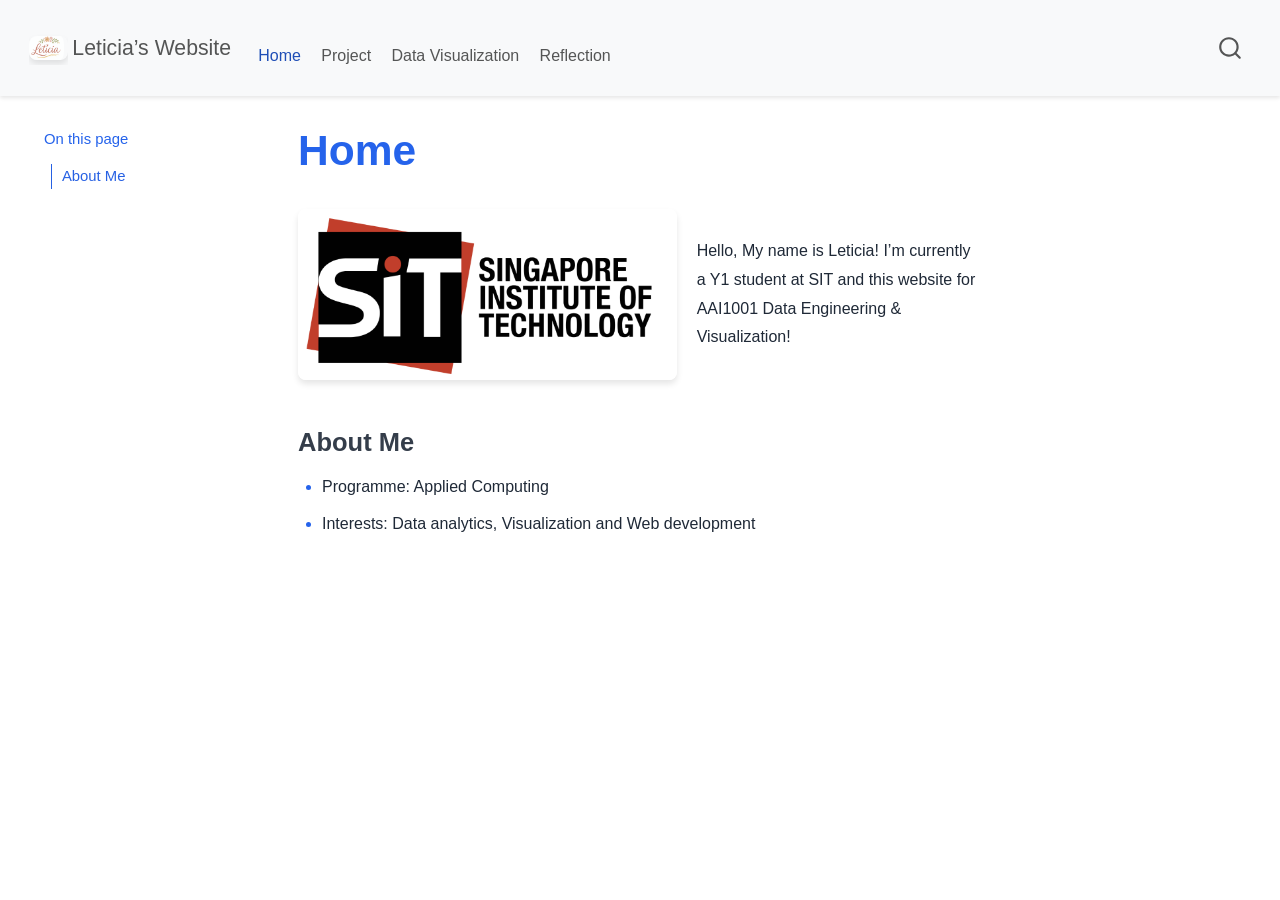
<file: docs/index.html>
<!DOCTYPE html>
<html xmlns="http://www.w3.org/1999/xhtml" lang="en" xml:lang="en"><head>

<meta charset="utf-8">
<meta name="generator" content="quarto-1.7.32">

<meta name="viewport" content="width=device-width, initial-scale=1.0, user-scalable=yes">


<title>Home – Leticia’s Website</title>
<style>
code{white-space: pre-wrap;}
span.smallcaps{font-variant: small-caps;}
div.columns{display: flex; gap: min(4vw, 1.5em);}
div.column{flex: auto; overflow-x: auto;}
div.hanging-indent{margin-left: 1.5em; text-indent: -1.5em;}
ul.task-list{list-style: none;}
ul.task-list li input[type="checkbox"] {
  width: 0.8em;
  margin: 0 0.8em 0.2em -1em; /* quarto-specific, see https://github.com/quarto-dev/quarto-cli/issues/4556 */ 
  vertical-align: middle;
}
</style>


<script src="site_libs/quarto-nav/quarto-nav.js"></script>
<script src="site_libs/quarto-nav/headroom.min.js"></script>
<script src="site_libs/clipboard/clipboard.min.js"></script>
<script src="site_libs/quarto-search/autocomplete.umd.js"></script>
<script src="site_libs/quarto-search/fuse.min.js"></script>
<script src="site_libs/quarto-search/quarto-search.js"></script>
<meta name="quarto:offset" content="./">
<link href="./favicon.png" rel="icon" type="image/png">
<script src="site_libs/quarto-html/quarto.js" type="module"></script>
<script src="site_libs/quarto-html/tabsets/tabsets.js" type="module"></script>
<script src="site_libs/quarto-html/popper.min.js"></script>
<script src="site_libs/quarto-html/tippy.umd.min.js"></script>
<script src="site_libs/quarto-html/anchor.min.js"></script>
<link href="site_libs/quarto-html/tippy.css" rel="stylesheet">
<link href="site_libs/quarto-html/quarto-syntax-highlighting-37eea08aefeeee20ff55810ff984fec1.css" rel="stylesheet" id="quarto-text-highlighting-styles">
<script src="site_libs/bootstrap/bootstrap.min.js"></script>
<link href="site_libs/bootstrap/bootstrap-icons.css" rel="stylesheet">
<link href="site_libs/bootstrap/bootstrap-dfb324f25d9b1687192fa8be62ac8f9c.min.css" rel="stylesheet" append-hash="true" id="quarto-bootstrap" data-mode="light">
<script id="quarto-search-options" type="application/json">{
  "location": "navbar",
  "copy-button": false,
  "collapse-after": 3,
  "panel-placement": "end",
  "type": "overlay",
  "limit": 50,
  "keyboard-shortcut": [
    "f",
    "/",
    "s"
  ],
  "show-item-context": false,
  "language": {
    "search-no-results-text": "No results",
    "search-matching-documents-text": "matching documents",
    "search-copy-link-title": "Copy link to search",
    "search-hide-matches-text": "Hide additional matches",
    "search-more-match-text": "more match in this document",
    "search-more-matches-text": "more matches in this document",
    "search-clear-button-title": "Clear",
    "search-text-placeholder": "",
    "search-detached-cancel-button-title": "Cancel",
    "search-submit-button-title": "Submit",
    "search-label": "Search"
  }
}</script>


<link rel="stylesheet" href="styles.css">
</head>

<body class="floating nav-fixed quarto-light">

<div id="quarto-search-results"></div>
  <header id="quarto-header" class="headroom fixed-top">
    <nav class="navbar navbar-expand-lg " data-bs-theme="dark">
      <div class="navbar-container container-fluid">
      <div class="navbar-brand-container mx-auto">
    <a href="./index.html" class="navbar-brand navbar-brand-logo">
    <img src="./logo.png" alt="" class="navbar-logo">
    </a>
    <a class="navbar-brand" href="./index.html">
    <span class="navbar-title">Leticia’s Website</span>
    </a>
  </div>
            <div id="quarto-search" class="" title="Search"></div>
          <button class="navbar-toggler" type="button" data-bs-toggle="collapse" data-bs-target="#navbarCollapse" aria-controls="navbarCollapse" role="menu" aria-expanded="false" aria-label="Toggle navigation" onclick="if (window.quartoToggleHeadroom) { window.quartoToggleHeadroom(); }">
  <span class="navbar-toggler-icon"></span>
</button>
          <div class="collapse navbar-collapse" id="navbarCollapse">
            <ul class="navbar-nav navbar-nav-scroll me-auto">
  <li class="nav-item">
    <a class="nav-link active" href="./index.html" aria-current="page"> 
<span class="menu-text">Home</span></a>
  </li>  
  <li class="nav-item">
    <a class="nav-link" href="./project.html"> 
<span class="menu-text">Project</span></a>
  </li>  
  <li class="nav-item">
    <a class="nav-link" href="./dataviz.html"> 
<span class="menu-text">Data Visualization</span></a>
  </li>  
  <li class="nav-item">
    <a class="nav-link" href="./reflection.html"> 
<span class="menu-text">Reflection</span></a>
  </li>  
</ul>
          </div> <!-- /navcollapse -->
            <div class="quarto-navbar-tools">
</div>
      </div> <!-- /container-fluid -->
    </nav>
</header>
<!-- content -->
<div id="quarto-content" class="quarto-container page-columns page-rows-contents page-layout-article page-navbar">
<!-- sidebar -->
  <nav id="quarto-sidebar" class="sidebar collapse collapse-horizontal quarto-sidebar-collapse-item sidebar-navigation floating overflow-auto">
    <nav id="TOC" role="doc-toc" class="toc-active">
    <h2 id="toc-title">On this page</h2>
   
  <ul>
  <li><a href="#about-me" id="toc-about-me" class="nav-link active" data-scroll-target="#about-me">About Me</a></li>
  </ul>
</nav>
</nav>
<div id="quarto-sidebar-glass" class="quarto-sidebar-collapse-item" data-bs-toggle="collapse" data-bs-target=".quarto-sidebar-collapse-item"></div>
<!-- margin-sidebar -->
    <div id="quarto-margin-sidebar" class="sidebar margin-sidebar zindex-bottom">
    </div>
<!-- main -->
<main class="content" id="quarto-document-content">

<header id="title-block-header" class="quarto-title-block default">
<div class="quarto-title">
<h1 class="title">Home</h1>
</div>



<div class="quarto-title-meta">

    
  
    
  </div>
  


</header>


<div style="display: flex; align-items: center; gap: 20px;">
<p><img src="sit.png" height="100"></p>
<p>Hello, My name is Leticia! I’m currently a Y1 student at SIT and this website for AAI1001 Data Engineering &amp; Visualization!</p>
</div>
<section id="about-me" class="level3">
<h3 class="anchored" data-anchor-id="about-me">About Me</h3>
<ul>
<li>Programme: Applied Computing</li>
<li>Interests: Data analytics, Visualization and Web development</li>
</ul>


</section>

</main> <!-- /main -->
<script id="quarto-html-after-body" type="application/javascript">
  window.document.addEventListener("DOMContentLoaded", function (event) {
    const icon = "";
    const anchorJS = new window.AnchorJS();
    anchorJS.options = {
      placement: 'right',
      icon: icon
    };
    anchorJS.add('.anchored');
    const isCodeAnnotation = (el) => {
      for (const clz of el.classList) {
        if (clz.startsWith('code-annotation-')) {                     
          return true;
        }
      }
      return false;
    }
    const onCopySuccess = function(e) {
      // button target
      const button = e.trigger;
      // don't keep focus
      button.blur();
      // flash "checked"
      button.classList.add('code-copy-button-checked');
      var currentTitle = button.getAttribute("title");
      button.setAttribute("title", "Copied!");
      let tooltip;
      if (window.bootstrap) {
        button.setAttribute("data-bs-toggle", "tooltip");
        button.setAttribute("data-bs-placement", "left");
        button.setAttribute("data-bs-title", "Copied!");
        tooltip = new bootstrap.Tooltip(button, 
          { trigger: "manual", 
            customClass: "code-copy-button-tooltip",
            offset: [0, -8]});
        tooltip.show();    
      }
      setTimeout(function() {
        if (tooltip) {
          tooltip.hide();
          button.removeAttribute("data-bs-title");
          button.removeAttribute("data-bs-toggle");
          button.removeAttribute("data-bs-placement");
        }
        button.setAttribute("title", currentTitle);
        button.classList.remove('code-copy-button-checked');
      }, 1000);
      // clear code selection
      e.clearSelection();
    }
    const getTextToCopy = function(trigger) {
        const codeEl = trigger.previousElementSibling.cloneNode(true);
        for (const childEl of codeEl.children) {
          if (isCodeAnnotation(childEl)) {
            childEl.remove();
          }
        }
        return codeEl.innerText;
    }
    const clipboard = new window.ClipboardJS('.code-copy-button:not([data-in-quarto-modal])', {
      text: getTextToCopy
    });
    clipboard.on('success', onCopySuccess);
    if (window.document.getElementById('quarto-embedded-source-code-modal')) {
      const clipboardModal = new window.ClipboardJS('.code-copy-button[data-in-quarto-modal]', {
        text: getTextToCopy,
        container: window.document.getElementById('quarto-embedded-source-code-modal')
      });
      clipboardModal.on('success', onCopySuccess);
    }
      var localhostRegex = new RegExp(/^(?:http|https):\/\/localhost\:?[0-9]*\//);
      var mailtoRegex = new RegExp(/^mailto:/);
        var filterRegex = new RegExp('/' + window.location.host + '/');
      var isInternal = (href) => {
          return filterRegex.test(href) || localhostRegex.test(href) || mailtoRegex.test(href);
      }
      // Inspect non-navigation links and adorn them if external
     var links = window.document.querySelectorAll('a[href]:not(.nav-link):not(.navbar-brand):not(.toc-action):not(.sidebar-link):not(.sidebar-item-toggle):not(.pagination-link):not(.no-external):not([aria-hidden]):not(.dropdown-item):not(.quarto-navigation-tool):not(.about-link)');
      for (var i=0; i<links.length; i++) {
        const link = links[i];
        if (!isInternal(link.href)) {
          // undo the damage that might have been done by quarto-nav.js in the case of
          // links that we want to consider external
          if (link.dataset.originalHref !== undefined) {
            link.href = link.dataset.originalHref;
          }
        }
      }
    function tippyHover(el, contentFn, onTriggerFn, onUntriggerFn) {
      const config = {
        allowHTML: true,
        maxWidth: 500,
        delay: 100,
        arrow: false,
        appendTo: function(el) {
            return el.parentElement;
        },
        interactive: true,
        interactiveBorder: 10,
        theme: 'quarto',
        placement: 'bottom-start',
      };
      if (contentFn) {
        config.content = contentFn;
      }
      if (onTriggerFn) {
        config.onTrigger = onTriggerFn;
      }
      if (onUntriggerFn) {
        config.onUntrigger = onUntriggerFn;
      }
      window.tippy(el, config); 
    }
    const noterefs = window.document.querySelectorAll('a[role="doc-noteref"]');
    for (var i=0; i<noterefs.length; i++) {
      const ref = noterefs[i];
      tippyHover(ref, function() {
        // use id or data attribute instead here
        let href = ref.getAttribute('data-footnote-href') || ref.getAttribute('href');
        try { href = new URL(href).hash; } catch {}
        const id = href.replace(/^#\/?/, "");
        const note = window.document.getElementById(id);
        if (note) {
          return note.innerHTML;
        } else {
          return "";
        }
      });
    }
    const xrefs = window.document.querySelectorAll('a.quarto-xref');
    const processXRef = (id, note) => {
      // Strip column container classes
      const stripColumnClz = (el) => {
        el.classList.remove("page-full", "page-columns");
        if (el.children) {
          for (const child of el.children) {
            stripColumnClz(child);
          }
        }
      }
      stripColumnClz(note)
      if (id === null || id.startsWith('sec-')) {
        // Special case sections, only their first couple elements
        const container = document.createElement("div");
        if (note.children && note.children.length > 2) {
          container.appendChild(note.children[0].cloneNode(true));
          for (let i = 1; i < note.children.length; i++) {
            const child = note.children[i];
            if (child.tagName === "P" && child.innerText === "") {
              continue;
            } else {
              container.appendChild(child.cloneNode(true));
              break;
            }
          }
          if (window.Quarto?.typesetMath) {
            window.Quarto.typesetMath(container);
          }
          return container.innerHTML
        } else {
          if (window.Quarto?.typesetMath) {
            window.Quarto.typesetMath(note);
          }
          return note.innerHTML;
        }
      } else {
        // Remove any anchor links if they are present
        const anchorLink = note.querySelector('a.anchorjs-link');
        if (anchorLink) {
          anchorLink.remove();
        }
        if (window.Quarto?.typesetMath) {
          window.Quarto.typesetMath(note);
        }
        if (note.classList.contains("callout")) {
          return note.outerHTML;
        } else {
          return note.innerHTML;
        }
      }
    }
    for (var i=0; i<xrefs.length; i++) {
      const xref = xrefs[i];
      tippyHover(xref, undefined, function(instance) {
        instance.disable();
        let url = xref.getAttribute('href');
        let hash = undefined; 
        if (url.startsWith('#')) {
          hash = url;
        } else {
          try { hash = new URL(url).hash; } catch {}
        }
        if (hash) {
          const id = hash.replace(/^#\/?/, "");
          const note = window.document.getElementById(id);
          if (note !== null) {
            try {
              const html = processXRef(id, note.cloneNode(true));
              instance.setContent(html);
            } finally {
              instance.enable();
              instance.show();
            }
          } else {
            // See if we can fetch this
            fetch(url.split('#')[0])
            .then(res => res.text())
            .then(html => {
              const parser = new DOMParser();
              const htmlDoc = parser.parseFromString(html, "text/html");
              const note = htmlDoc.getElementById(id);
              if (note !== null) {
                const html = processXRef(id, note);
                instance.setContent(html);
              } 
            }).finally(() => {
              instance.enable();
              instance.show();
            });
          }
        } else {
          // See if we can fetch a full url (with no hash to target)
          // This is a special case and we should probably do some content thinning / targeting
          fetch(url)
          .then(res => res.text())
          .then(html => {
            const parser = new DOMParser();
            const htmlDoc = parser.parseFromString(html, "text/html");
            const note = htmlDoc.querySelector('main.content');
            if (note !== null) {
              // This should only happen for chapter cross references
              // (since there is no id in the URL)
              // remove the first header
              if (note.children.length > 0 && note.children[0].tagName === "HEADER") {
                note.children[0].remove();
              }
              const html = processXRef(null, note);
              instance.setContent(html);
            } 
          }).finally(() => {
            instance.enable();
            instance.show();
          });
        }
      }, function(instance) {
      });
    }
        let selectedAnnoteEl;
        const selectorForAnnotation = ( cell, annotation) => {
          let cellAttr = 'data-code-cell="' + cell + '"';
          let lineAttr = 'data-code-annotation="' +  annotation + '"';
          const selector = 'span[' + cellAttr + '][' + lineAttr + ']';
          return selector;
        }
        const selectCodeLines = (annoteEl) => {
          const doc = window.document;
          const targetCell = annoteEl.getAttribute("data-target-cell");
          const targetAnnotation = annoteEl.getAttribute("data-target-annotation");
          const annoteSpan = window.document.querySelector(selectorForAnnotation(targetCell, targetAnnotation));
          const lines = annoteSpan.getAttribute("data-code-lines").split(",");
          const lineIds = lines.map((line) => {
            return targetCell + "-" + line;
          })
          let top = null;
          let height = null;
          let parent = null;
          if (lineIds.length > 0) {
              //compute the position of the single el (top and bottom and make a div)
              const el = window.document.getElementById(lineIds[0]);
              top = el.offsetTop;
              height = el.offsetHeight;
              parent = el.parentElement.parentElement;
            if (lineIds.length > 1) {
              const lastEl = window.document.getElementById(lineIds[lineIds.length - 1]);
              const bottom = lastEl.offsetTop + lastEl.offsetHeight;
              height = bottom - top;
            }
            if (top !== null && height !== null && parent !== null) {
              // cook up a div (if necessary) and position it 
              let div = window.document.getElementById("code-annotation-line-highlight");
              if (div === null) {
                div = window.document.createElement("div");
                div.setAttribute("id", "code-annotation-line-highlight");
                div.style.position = 'absolute';
                parent.appendChild(div);
              }
              div.style.top = top - 2 + "px";
              div.style.height = height + 4 + "px";
              div.style.left = 0;
              let gutterDiv = window.document.getElementById("code-annotation-line-highlight-gutter");
              if (gutterDiv === null) {
                gutterDiv = window.document.createElement("div");
                gutterDiv.setAttribute("id", "code-annotation-line-highlight-gutter");
                gutterDiv.style.position = 'absolute';
                const codeCell = window.document.getElementById(targetCell);
                const gutter = codeCell.querySelector('.code-annotation-gutter');
                gutter.appendChild(gutterDiv);
              }
              gutterDiv.style.top = top - 2 + "px";
              gutterDiv.style.height = height + 4 + "px";
            }
            selectedAnnoteEl = annoteEl;
          }
        };
        const unselectCodeLines = () => {
          const elementsIds = ["code-annotation-line-highlight", "code-annotation-line-highlight-gutter"];
          elementsIds.forEach((elId) => {
            const div = window.document.getElementById(elId);
            if (div) {
              div.remove();
            }
          });
          selectedAnnoteEl = undefined;
        };
          // Handle positioning of the toggle
      window.addEventListener(
        "resize",
        throttle(() => {
          elRect = undefined;
          if (selectedAnnoteEl) {
            selectCodeLines(selectedAnnoteEl);
          }
        }, 10)
      );
      function throttle(fn, ms) {
      let throttle = false;
      let timer;
        return (...args) => {
          if(!throttle) { // first call gets through
              fn.apply(this, args);
              throttle = true;
          } else { // all the others get throttled
              if(timer) clearTimeout(timer); // cancel #2
              timer = setTimeout(() => {
                fn.apply(this, args);
                timer = throttle = false;
              }, ms);
          }
        };
      }
        // Attach click handler to the DT
        const annoteDls = window.document.querySelectorAll('dt[data-target-cell]');
        for (const annoteDlNode of annoteDls) {
          annoteDlNode.addEventListener('click', (event) => {
            const clickedEl = event.target;
            if (clickedEl !== selectedAnnoteEl) {
              unselectCodeLines();
              const activeEl = window.document.querySelector('dt[data-target-cell].code-annotation-active');
              if (activeEl) {
                activeEl.classList.remove('code-annotation-active');
              }
              selectCodeLines(clickedEl);
              clickedEl.classList.add('code-annotation-active');
            } else {
              // Unselect the line
              unselectCodeLines();
              clickedEl.classList.remove('code-annotation-active');
            }
          });
        }
    const findCites = (el) => {
      const parentEl = el.parentElement;
      if (parentEl) {
        const cites = parentEl.dataset.cites;
        if (cites) {
          return {
            el,
            cites: cites.split(' ')
          };
        } else {
          return findCites(el.parentElement)
        }
      } else {
        return undefined;
      }
    };
    var bibliorefs = window.document.querySelectorAll('a[role="doc-biblioref"]');
    for (var i=0; i<bibliorefs.length; i++) {
      const ref = bibliorefs[i];
      const citeInfo = findCites(ref);
      if (citeInfo) {
        tippyHover(citeInfo.el, function() {
          var popup = window.document.createElement('div');
          citeInfo.cites.forEach(function(cite) {
            var citeDiv = window.document.createElement('div');
            citeDiv.classList.add('hanging-indent');
            citeDiv.classList.add('csl-entry');
            var biblioDiv = window.document.getElementById('ref-' + cite);
            if (biblioDiv) {
              citeDiv.innerHTML = biblioDiv.innerHTML;
            }
            popup.appendChild(citeDiv);
          });
          return popup.innerHTML;
        });
      }
    }
  });
  </script>
</div> <!-- /content -->




</body></html>
</file>
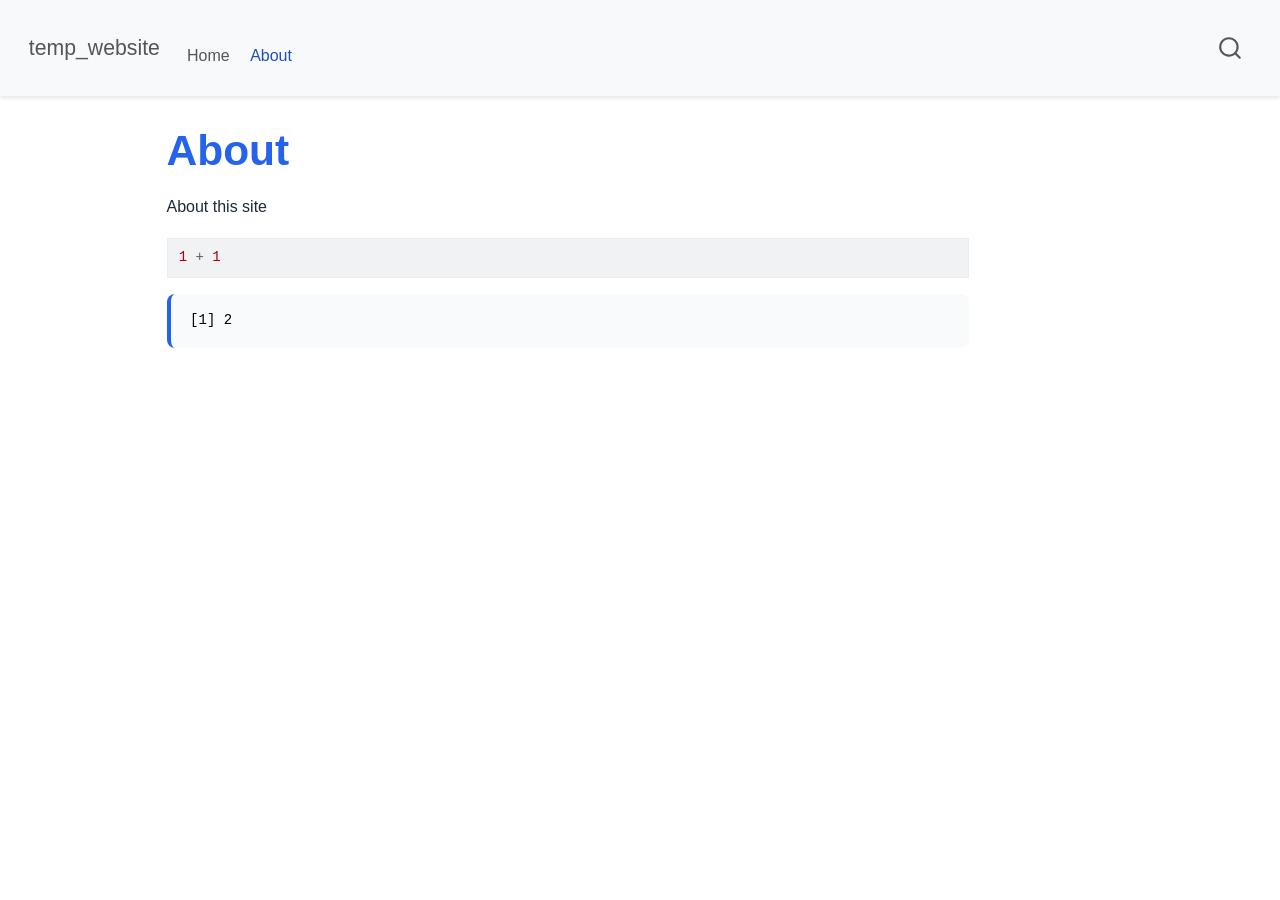
<file: docs/about.html>
<!DOCTYPE html>
<html xmlns="http://www.w3.org/1999/xhtml" lang="en" xml:lang="en"><head>

<meta charset="utf-8">
<meta name="generator" content="quarto-1.7.32">

<meta name="viewport" content="width=device-width, initial-scale=1.0, user-scalable=yes">


<title>About – temp_website</title>
<style>
code{white-space: pre-wrap;}
span.smallcaps{font-variant: small-caps;}
div.columns{display: flex; gap: min(4vw, 1.5em);}
div.column{flex: auto; overflow-x: auto;}
div.hanging-indent{margin-left: 1.5em; text-indent: -1.5em;}
ul.task-list{list-style: none;}
ul.task-list li input[type="checkbox"] {
  width: 0.8em;
  margin: 0 0.8em 0.2em -1em; /* quarto-specific, see https://github.com/quarto-dev/quarto-cli/issues/4556 */ 
  vertical-align: middle;
}
/* CSS for syntax highlighting */
html { -webkit-text-size-adjust: 100%; }
pre > code.sourceCode { white-space: pre; position: relative; }
pre > code.sourceCode > span { display: inline-block; line-height: 1.25; }
pre > code.sourceCode > span:empty { height: 1.2em; }
.sourceCode { overflow: visible; }
code.sourceCode > span { color: inherit; text-decoration: inherit; }
div.sourceCode { margin: 1em 0; }
pre.sourceCode { margin: 0; }
@media screen {
div.sourceCode { overflow: auto; }
}
@media print {
pre > code.sourceCode { white-space: pre-wrap; }
pre > code.sourceCode > span { text-indent: -5em; padding-left: 5em; }
}
pre.numberSource code
  { counter-reset: source-line 0; }
pre.numberSource code > span
  { position: relative; left: -4em; counter-increment: source-line; }
pre.numberSource code > span > a:first-child::before
  { content: counter(source-line);
    position: relative; left: -1em; text-align: right; vertical-align: baseline;
    border: none; display: inline-block;
    -webkit-touch-callout: none; -webkit-user-select: none;
    -khtml-user-select: none; -moz-user-select: none;
    -ms-user-select: none; user-select: none;
    padding: 0 4px; width: 4em;
  }
pre.numberSource { margin-left: 3em;  padding-left: 4px; }
div.sourceCode
  {   }
@media screen {
pre > code.sourceCode > span > a:first-child::before { text-decoration: underline; }
}
</style>


<script src="site_libs/quarto-nav/quarto-nav.js"></script>
<script src="site_libs/quarto-nav/headroom.min.js"></script>
<script src="site_libs/clipboard/clipboard.min.js"></script>
<script src="site_libs/quarto-search/autocomplete.umd.js"></script>
<script src="site_libs/quarto-search/fuse.min.js"></script>
<script src="site_libs/quarto-search/quarto-search.js"></script>
<meta name="quarto:offset" content="./">
<script src="site_libs/quarto-html/quarto.js" type="module"></script>
<script src="site_libs/quarto-html/tabsets/tabsets.js" type="module"></script>
<script src="site_libs/quarto-html/popper.min.js"></script>
<script src="site_libs/quarto-html/tippy.umd.min.js"></script>
<script src="site_libs/quarto-html/anchor.min.js"></script>
<link href="site_libs/quarto-html/tippy.css" rel="stylesheet">
<link href="site_libs/quarto-html/quarto-syntax-highlighting-37eea08aefeeee20ff55810ff984fec1.css" rel="stylesheet" id="quarto-text-highlighting-styles">
<script src="site_libs/bootstrap/bootstrap.min.js"></script>
<link href="site_libs/bootstrap/bootstrap-icons.css" rel="stylesheet">
<link href="site_libs/bootstrap/bootstrap-dfb324f25d9b1687192fa8be62ac8f9c.min.css" rel="stylesheet" append-hash="true" id="quarto-bootstrap" data-mode="light">
<script id="quarto-search-options" type="application/json">{
  "location": "navbar",
  "copy-button": false,
  "collapse-after": 3,
  "panel-placement": "end",
  "type": "overlay",
  "limit": 50,
  "keyboard-shortcut": [
    "f",
    "/",
    "s"
  ],
  "show-item-context": false,
  "language": {
    "search-no-results-text": "No results",
    "search-matching-documents-text": "matching documents",
    "search-copy-link-title": "Copy link to search",
    "search-hide-matches-text": "Hide additional matches",
    "search-more-match-text": "more match in this document",
    "search-more-matches-text": "more matches in this document",
    "search-clear-button-title": "Clear",
    "search-text-placeholder": "",
    "search-detached-cancel-button-title": "Cancel",
    "search-submit-button-title": "Submit",
    "search-label": "Search"
  }
}</script>


<link rel="stylesheet" href="styles.css">
</head>

<body class="nav-fixed quarto-light">

<div id="quarto-search-results"></div>
  <header id="quarto-header" class="headroom fixed-top">
    <nav class="navbar navbar-expand-lg " data-bs-theme="dark">
      <div class="navbar-container container-fluid">
      <div class="navbar-brand-container mx-auto">
    <a class="navbar-brand" href="./index.html">
    <span class="navbar-title">temp_website</span>
    </a>
  </div>
            <div id="quarto-search" class="" title="Search"></div>
          <button class="navbar-toggler" type="button" data-bs-toggle="collapse" data-bs-target="#navbarCollapse" aria-controls="navbarCollapse" role="menu" aria-expanded="false" aria-label="Toggle navigation" onclick="if (window.quartoToggleHeadroom) { window.quartoToggleHeadroom(); }">
  <span class="navbar-toggler-icon"></span>
</button>
          <div class="collapse navbar-collapse" id="navbarCollapse">
            <ul class="navbar-nav navbar-nav-scroll me-auto">
  <li class="nav-item">
    <a class="nav-link" href="./index.html"> 
<span class="menu-text">Home</span></a>
  </li>  
  <li class="nav-item">
    <a class="nav-link active" href="./about.html" aria-current="page"> 
<span class="menu-text">About</span></a>
  </li>  
</ul>
          </div> <!-- /navcollapse -->
            <div class="quarto-navbar-tools">
</div>
      </div> <!-- /container-fluid -->
    </nav>
</header>
<!-- content -->
<div id="quarto-content" class="quarto-container page-columns page-rows-contents page-layout-article page-navbar">
<!-- sidebar -->
<!-- margin-sidebar -->
    <div id="quarto-margin-sidebar" class="sidebar margin-sidebar zindex-bottom">
        
    </div>
<!-- main -->
<main class="content" id="quarto-document-content">

<header id="title-block-header" class="quarto-title-block default">
<div class="quarto-title">
<h1 class="title">About</h1>
</div>



<div class="quarto-title-meta">

    
  
    
  </div>
  


</header>


<p>About this site</p>
<div class="cell">
<div class="sourceCode cell-code" id="cb1"><pre class="sourceCode r code-with-copy"><code class="sourceCode r"><span id="cb1-1"><a href="#cb1-1" aria-hidden="true" tabindex="-1"></a><span class="dv">1</span> <span class="sc">+</span> <span class="dv">1</span></span></code><button title="Copy to Clipboard" class="code-copy-button"><i class="bi"></i></button></pre></div>
<div class="cell-output cell-output-stdout">
<pre><code>[1] 2</code></pre>
</div>
</div>



</main> <!-- /main -->
<script id="quarto-html-after-body" type="application/javascript">
  window.document.addEventListener("DOMContentLoaded", function (event) {
    const icon = "";
    const anchorJS = new window.AnchorJS();
    anchorJS.options = {
      placement: 'right',
      icon: icon
    };
    anchorJS.add('.anchored');
    const isCodeAnnotation = (el) => {
      for (const clz of el.classList) {
        if (clz.startsWith('code-annotation-')) {                     
          return true;
        }
      }
      return false;
    }
    const onCopySuccess = function(e) {
      // button target
      const button = e.trigger;
      // don't keep focus
      button.blur();
      // flash "checked"
      button.classList.add('code-copy-button-checked');
      var currentTitle = button.getAttribute("title");
      button.setAttribute("title", "Copied!");
      let tooltip;
      if (window.bootstrap) {
        button.setAttribute("data-bs-toggle", "tooltip");
        button.setAttribute("data-bs-placement", "left");
        button.setAttribute("data-bs-title", "Copied!");
        tooltip = new bootstrap.Tooltip(button, 
          { trigger: "manual", 
            customClass: "code-copy-button-tooltip",
            offset: [0, -8]});
        tooltip.show();    
      }
      setTimeout(function() {
        if (tooltip) {
          tooltip.hide();
          button.removeAttribute("data-bs-title");
          button.removeAttribute("data-bs-toggle");
          button.removeAttribute("data-bs-placement");
        }
        button.setAttribute("title", currentTitle);
        button.classList.remove('code-copy-button-checked');
      }, 1000);
      // clear code selection
      e.clearSelection();
    }
    const getTextToCopy = function(trigger) {
        const codeEl = trigger.previousElementSibling.cloneNode(true);
        for (const childEl of codeEl.children) {
          if (isCodeAnnotation(childEl)) {
            childEl.remove();
          }
        }
        return codeEl.innerText;
    }
    const clipboard = new window.ClipboardJS('.code-copy-button:not([data-in-quarto-modal])', {
      text: getTextToCopy
    });
    clipboard.on('success', onCopySuccess);
    if (window.document.getElementById('quarto-embedded-source-code-modal')) {
      const clipboardModal = new window.ClipboardJS('.code-copy-button[data-in-quarto-modal]', {
        text: getTextToCopy,
        container: window.document.getElementById('quarto-embedded-source-code-modal')
      });
      clipboardModal.on('success', onCopySuccess);
    }
      var localhostRegex = new RegExp(/^(?:http|https):\/\/localhost\:?[0-9]*\//);
      var mailtoRegex = new RegExp(/^mailto:/);
        var filterRegex = new RegExp('/' + window.location.host + '/');
      var isInternal = (href) => {
          return filterRegex.test(href) || localhostRegex.test(href) || mailtoRegex.test(href);
      }
      // Inspect non-navigation links and adorn them if external
     var links = window.document.querySelectorAll('a[href]:not(.nav-link):not(.navbar-brand):not(.toc-action):not(.sidebar-link):not(.sidebar-item-toggle):not(.pagination-link):not(.no-external):not([aria-hidden]):not(.dropdown-item):not(.quarto-navigation-tool):not(.about-link)');
      for (var i=0; i<links.length; i++) {
        const link = links[i];
        if (!isInternal(link.href)) {
          // undo the damage that might have been done by quarto-nav.js in the case of
          // links that we want to consider external
          if (link.dataset.originalHref !== undefined) {
            link.href = link.dataset.originalHref;
          }
        }
      }
    function tippyHover(el, contentFn, onTriggerFn, onUntriggerFn) {
      const config = {
        allowHTML: true,
        maxWidth: 500,
        delay: 100,
        arrow: false,
        appendTo: function(el) {
            return el.parentElement;
        },
        interactive: true,
        interactiveBorder: 10,
        theme: 'quarto',
        placement: 'bottom-start',
      };
      if (contentFn) {
        config.content = contentFn;
      }
      if (onTriggerFn) {
        config.onTrigger = onTriggerFn;
      }
      if (onUntriggerFn) {
        config.onUntrigger = onUntriggerFn;
      }
      window.tippy(el, config); 
    }
    const noterefs = window.document.querySelectorAll('a[role="doc-noteref"]');
    for (var i=0; i<noterefs.length; i++) {
      const ref = noterefs[i];
      tippyHover(ref, function() {
        // use id or data attribute instead here
        let href = ref.getAttribute('data-footnote-href') || ref.getAttribute('href');
        try { href = new URL(href).hash; } catch {}
        const id = href.replace(/^#\/?/, "");
        const note = window.document.getElementById(id);
        if (note) {
          return note.innerHTML;
        } else {
          return "";
        }
      });
    }
    const xrefs = window.document.querySelectorAll('a.quarto-xref');
    const processXRef = (id, note) => {
      // Strip column container classes
      const stripColumnClz = (el) => {
        el.classList.remove("page-full", "page-columns");
        if (el.children) {
          for (const child of el.children) {
            stripColumnClz(child);
          }
        }
      }
      stripColumnClz(note)
      if (id === null || id.startsWith('sec-')) {
        // Special case sections, only their first couple elements
        const container = document.createElement("div");
        if (note.children && note.children.length > 2) {
          container.appendChild(note.children[0].cloneNode(true));
          for (let i = 1; i < note.children.length; i++) {
            const child = note.children[i];
            if (child.tagName === "P" && child.innerText === "") {
              continue;
            } else {
              container.appendChild(child.cloneNode(true));
              break;
            }
          }
          if (window.Quarto?.typesetMath) {
            window.Quarto.typesetMath(container);
          }
          return container.innerHTML
        } else {
          if (window.Quarto?.typesetMath) {
            window.Quarto.typesetMath(note);
          }
          return note.innerHTML;
        }
      } else {
        // Remove any anchor links if they are present
        const anchorLink = note.querySelector('a.anchorjs-link');
        if (anchorLink) {
          anchorLink.remove();
        }
        if (window.Quarto?.typesetMath) {
          window.Quarto.typesetMath(note);
        }
        if (note.classList.contains("callout")) {
          return note.outerHTML;
        } else {
          return note.innerHTML;
        }
      }
    }
    for (var i=0; i<xrefs.length; i++) {
      const xref = xrefs[i];
      tippyHover(xref, undefined, function(instance) {
        instance.disable();
        let url = xref.getAttribute('href');
        let hash = undefined; 
        if (url.startsWith('#')) {
          hash = url;
        } else {
          try { hash = new URL(url).hash; } catch {}
        }
        if (hash) {
          const id = hash.replace(/^#\/?/, "");
          const note = window.document.getElementById(id);
          if (note !== null) {
            try {
              const html = processXRef(id, note.cloneNode(true));
              instance.setContent(html);
            } finally {
              instance.enable();
              instance.show();
            }
          } else {
            // See if we can fetch this
            fetch(url.split('#')[0])
            .then(res => res.text())
            .then(html => {
              const parser = new DOMParser();
              const htmlDoc = parser.parseFromString(html, "text/html");
              const note = htmlDoc.getElementById(id);
              if (note !== null) {
                const html = processXRef(id, note);
                instance.setContent(html);
              } 
            }).finally(() => {
              instance.enable();
              instance.show();
            });
          }
        } else {
          // See if we can fetch a full url (with no hash to target)
          // This is a special case and we should probably do some content thinning / targeting
          fetch(url)
          .then(res => res.text())
          .then(html => {
            const parser = new DOMParser();
            const htmlDoc = parser.parseFromString(html, "text/html");
            const note = htmlDoc.querySelector('main.content');
            if (note !== null) {
              // This should only happen for chapter cross references
              // (since there is no id in the URL)
              // remove the first header
              if (note.children.length > 0 && note.children[0].tagName === "HEADER") {
                note.children[0].remove();
              }
              const html = processXRef(null, note);
              instance.setContent(html);
            } 
          }).finally(() => {
            instance.enable();
            instance.show();
          });
        }
      }, function(instance) {
      });
    }
        let selectedAnnoteEl;
        const selectorForAnnotation = ( cell, annotation) => {
          let cellAttr = 'data-code-cell="' + cell + '"';
          let lineAttr = 'data-code-annotation="' +  annotation + '"';
          const selector = 'span[' + cellAttr + '][' + lineAttr + ']';
          return selector;
        }
        const selectCodeLines = (annoteEl) => {
          const doc = window.document;
          const targetCell = annoteEl.getAttribute("data-target-cell");
          const targetAnnotation = annoteEl.getAttribute("data-target-annotation");
          const annoteSpan = window.document.querySelector(selectorForAnnotation(targetCell, targetAnnotation));
          const lines = annoteSpan.getAttribute("data-code-lines").split(",");
          const lineIds = lines.map((line) => {
            return targetCell + "-" + line;
          })
          let top = null;
          let height = null;
          let parent = null;
          if (lineIds.length > 0) {
              //compute the position of the single el (top and bottom and make a div)
              const el = window.document.getElementById(lineIds[0]);
              top = el.offsetTop;
              height = el.offsetHeight;
              parent = el.parentElement.parentElement;
            if (lineIds.length > 1) {
              const lastEl = window.document.getElementById(lineIds[lineIds.length - 1]);
              const bottom = lastEl.offsetTop + lastEl.offsetHeight;
              height = bottom - top;
            }
            if (top !== null && height !== null && parent !== null) {
              // cook up a div (if necessary) and position it 
              let div = window.document.getElementById("code-annotation-line-highlight");
              if (div === null) {
                div = window.document.createElement("div");
                div.setAttribute("id", "code-annotation-line-highlight");
                div.style.position = 'absolute';
                parent.appendChild(div);
              }
              div.style.top = top - 2 + "px";
              div.style.height = height + 4 + "px";
              div.style.left = 0;
              let gutterDiv = window.document.getElementById("code-annotation-line-highlight-gutter");
              if (gutterDiv === null) {
                gutterDiv = window.document.createElement("div");
                gutterDiv.setAttribute("id", "code-annotation-line-highlight-gutter");
                gutterDiv.style.position = 'absolute';
                const codeCell = window.document.getElementById(targetCell);
                const gutter = codeCell.querySelector('.code-annotation-gutter');
                gutter.appendChild(gutterDiv);
              }
              gutterDiv.style.top = top - 2 + "px";
              gutterDiv.style.height = height + 4 + "px";
            }
            selectedAnnoteEl = annoteEl;
          }
        };
        const unselectCodeLines = () => {
          const elementsIds = ["code-annotation-line-highlight", "code-annotation-line-highlight-gutter"];
          elementsIds.forEach((elId) => {
            const div = window.document.getElementById(elId);
            if (div) {
              div.remove();
            }
          });
          selectedAnnoteEl = undefined;
        };
          // Handle positioning of the toggle
      window.addEventListener(
        "resize",
        throttle(() => {
          elRect = undefined;
          if (selectedAnnoteEl) {
            selectCodeLines(selectedAnnoteEl);
          }
        }, 10)
      );
      function throttle(fn, ms) {
      let throttle = false;
      let timer;
        return (...args) => {
          if(!throttle) { // first call gets through
              fn.apply(this, args);
              throttle = true;
          } else { // all the others get throttled
              if(timer) clearTimeout(timer); // cancel #2
              timer = setTimeout(() => {
                fn.apply(this, args);
                timer = throttle = false;
              }, ms);
          }
        };
      }
        // Attach click handler to the DT
        const annoteDls = window.document.querySelectorAll('dt[data-target-cell]');
        for (const annoteDlNode of annoteDls) {
          annoteDlNode.addEventListener('click', (event) => {
            const clickedEl = event.target;
            if (clickedEl !== selectedAnnoteEl) {
              unselectCodeLines();
              const activeEl = window.document.querySelector('dt[data-target-cell].code-annotation-active');
              if (activeEl) {
                activeEl.classList.remove('code-annotation-active');
              }
              selectCodeLines(clickedEl);
              clickedEl.classList.add('code-annotation-active');
            } else {
              // Unselect the line
              unselectCodeLines();
              clickedEl.classList.remove('code-annotation-active');
            }
          });
        }
    const findCites = (el) => {
      const parentEl = el.parentElement;
      if (parentEl) {
        const cites = parentEl.dataset.cites;
        if (cites) {
          return {
            el,
            cites: cites.split(' ')
          };
        } else {
          return findCites(el.parentElement)
        }
      } else {
        return undefined;
      }
    };
    var bibliorefs = window.document.querySelectorAll('a[role="doc-biblioref"]');
    for (var i=0; i<bibliorefs.length; i++) {
      const ref = bibliorefs[i];
      const citeInfo = findCites(ref);
      if (citeInfo) {
        tippyHover(citeInfo.el, function() {
          var popup = window.document.createElement('div');
          citeInfo.cites.forEach(function(cite) {
            var citeDiv = window.document.createElement('div');
            citeDiv.classList.add('hanging-indent');
            citeDiv.classList.add('csl-entry');
            var biblioDiv = window.document.getElementById('ref-' + cite);
            if (biblioDiv) {
              citeDiv.innerHTML = biblioDiv.innerHTML;
            }
            popup.appendChild(citeDiv);
          });
          return popup.innerHTML;
        });
      }
    }
  });
  </script>
</div> <!-- /content -->




</body></html>
</file>
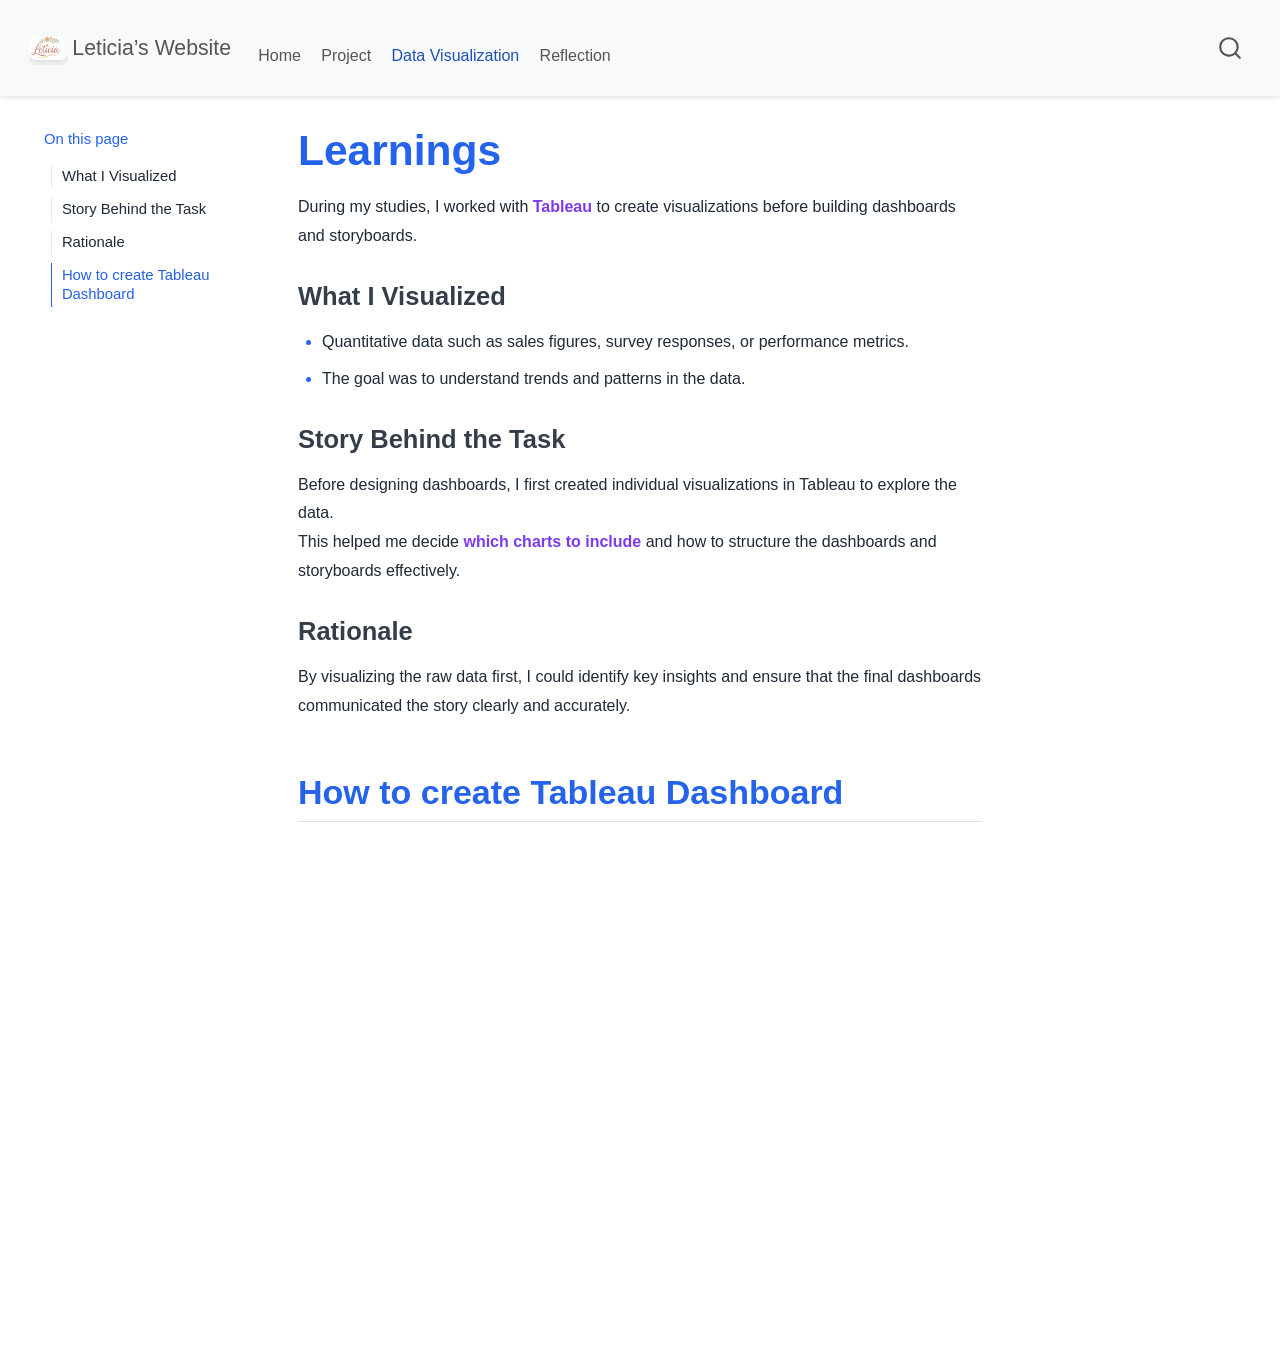
<file: docs/dataviz.html>
<!DOCTYPE html>
<html xmlns="http://www.w3.org/1999/xhtml" lang="en" xml:lang="en"><head>

<meta charset="utf-8">
<meta name="generator" content="quarto-1.7.32">

<meta name="viewport" content="width=device-width, initial-scale=1.0, user-scalable=yes">


<title>Learnings – Leticia’s Website</title>
<style>
code{white-space: pre-wrap;}
span.smallcaps{font-variant: small-caps;}
div.columns{display: flex; gap: min(4vw, 1.5em);}
div.column{flex: auto; overflow-x: auto;}
div.hanging-indent{margin-left: 1.5em; text-indent: -1.5em;}
ul.task-list{list-style: none;}
ul.task-list li input[type="checkbox"] {
  width: 0.8em;
  margin: 0 0.8em 0.2em -1em; /* quarto-specific, see https://github.com/quarto-dev/quarto-cli/issues/4556 */ 
  vertical-align: middle;
}
</style>


<script src="site_libs/quarto-nav/quarto-nav.js"></script>
<script src="site_libs/quarto-nav/headroom.min.js"></script>
<script src="site_libs/clipboard/clipboard.min.js"></script>
<script src="site_libs/quarto-search/autocomplete.umd.js"></script>
<script src="site_libs/quarto-search/fuse.min.js"></script>
<script src="site_libs/quarto-search/quarto-search.js"></script>
<meta name="quarto:offset" content="./">
<link href="./favicon.png" rel="icon" type="image/png">
<script src="site_libs/quarto-html/quarto.js" type="module"></script>
<script src="site_libs/quarto-html/tabsets/tabsets.js" type="module"></script>
<script src="site_libs/quarto-html/popper.min.js"></script>
<script src="site_libs/quarto-html/tippy.umd.min.js"></script>
<script src="site_libs/quarto-html/anchor.min.js"></script>
<link href="site_libs/quarto-html/tippy.css" rel="stylesheet">
<link href="site_libs/quarto-html/quarto-syntax-highlighting-37eea08aefeeee20ff55810ff984fec1.css" rel="stylesheet" id="quarto-text-highlighting-styles">
<script src="site_libs/bootstrap/bootstrap.min.js"></script>
<link href="site_libs/bootstrap/bootstrap-icons.css" rel="stylesheet">
<link href="site_libs/bootstrap/bootstrap-dfb324f25d9b1687192fa8be62ac8f9c.min.css" rel="stylesheet" append-hash="true" id="quarto-bootstrap" data-mode="light">
<script id="quarto-search-options" type="application/json">{
  "location": "navbar",
  "copy-button": false,
  "collapse-after": 3,
  "panel-placement": "end",
  "type": "overlay",
  "limit": 50,
  "keyboard-shortcut": [
    "f",
    "/",
    "s"
  ],
  "show-item-context": false,
  "language": {
    "search-no-results-text": "No results",
    "search-matching-documents-text": "matching documents",
    "search-copy-link-title": "Copy link to search",
    "search-hide-matches-text": "Hide additional matches",
    "search-more-match-text": "more match in this document",
    "search-more-matches-text": "more matches in this document",
    "search-clear-button-title": "Clear",
    "search-text-placeholder": "",
    "search-detached-cancel-button-title": "Cancel",
    "search-submit-button-title": "Submit",
    "search-label": "Search"
  }
}</script>


<link rel="stylesheet" href="styles.css">
</head>

<body class="floating nav-fixed quarto-light">

<div id="quarto-search-results"></div>
  <header id="quarto-header" class="headroom fixed-top">
    <nav class="navbar navbar-expand-lg " data-bs-theme="dark">
      <div class="navbar-container container-fluid">
      <div class="navbar-brand-container mx-auto">
    <a href="./index.html" class="navbar-brand navbar-brand-logo">
    <img src="./logo.png" alt="" class="navbar-logo">
    </a>
    <a class="navbar-brand" href="./index.html">
    <span class="navbar-title">Leticia’s Website</span>
    </a>
  </div>
            <div id="quarto-search" class="" title="Search"></div>
          <button class="navbar-toggler" type="button" data-bs-toggle="collapse" data-bs-target="#navbarCollapse" aria-controls="navbarCollapse" role="menu" aria-expanded="false" aria-label="Toggle navigation" onclick="if (window.quartoToggleHeadroom) { window.quartoToggleHeadroom(); }">
  <span class="navbar-toggler-icon"></span>
</button>
          <div class="collapse navbar-collapse" id="navbarCollapse">
            <ul class="navbar-nav navbar-nav-scroll me-auto">
  <li class="nav-item">
    <a class="nav-link" href="./index.html"> 
<span class="menu-text">Home</span></a>
  </li>  
  <li class="nav-item">
    <a class="nav-link" href="./project.html"> 
<span class="menu-text">Project</span></a>
  </li>  
  <li class="nav-item">
    <a class="nav-link active" href="./dataviz.html" aria-current="page"> 
<span class="menu-text">Data Visualization</span></a>
  </li>  
  <li class="nav-item">
    <a class="nav-link" href="./reflection.html"> 
<span class="menu-text">Reflection</span></a>
  </li>  
</ul>
          </div> <!-- /navcollapse -->
            <div class="quarto-navbar-tools">
</div>
      </div> <!-- /container-fluid -->
    </nav>
</header>
<!-- content -->
<div id="quarto-content" class="quarto-container page-columns page-rows-contents page-layout-article page-navbar">
<!-- sidebar -->
  <nav id="quarto-sidebar" class="sidebar collapse collapse-horizontal quarto-sidebar-collapse-item sidebar-navigation floating overflow-auto">
    <nav id="TOC" role="doc-toc" class="toc-active">
    <h2 id="toc-title">On this page</h2>
   
  <ul>
  <li><a href="#what-i-visualized" id="toc-what-i-visualized" class="nav-link active" data-scroll-target="#what-i-visualized">What I Visualized</a></li>
  <li><a href="#story-behind-the-task" id="toc-story-behind-the-task" class="nav-link" data-scroll-target="#story-behind-the-task">Story Behind the Task</a></li>
  <li><a href="#rationale" id="toc-rationale" class="nav-link" data-scroll-target="#rationale">Rationale</a></li>
  <li><a href="#how-to-create-tableau-dashboard" id="toc-how-to-create-tableau-dashboard" class="nav-link" data-scroll-target="#how-to-create-tableau-dashboard">How to create Tableau Dashboard</a></li>
  </ul>
</nav>
</nav>
<div id="quarto-sidebar-glass" class="quarto-sidebar-collapse-item" data-bs-toggle="collapse" data-bs-target=".quarto-sidebar-collapse-item"></div>
<!-- margin-sidebar -->
    <div id="quarto-margin-sidebar" class="sidebar margin-sidebar zindex-bottom">
    </div>
<!-- main -->
<main class="content" id="quarto-document-content">

<header id="title-block-header" class="quarto-title-block default">
<div class="quarto-title">
<h1 class="title">Learnings</h1>
</div>



<div class="quarto-title-meta">

    
  
    
  </div>
  


</header>


<p>During my studies, I worked with <strong>Tableau</strong> to create visualizations before building dashboards and storyboards.</p>
<section id="what-i-visualized" class="level3">
<h3 class="anchored" data-anchor-id="what-i-visualized">What I Visualized</h3>
<ul>
<li>Quantitative data such as sales figures, survey responses, or performance metrics.</li>
<li>The goal was to understand trends and patterns in the data.</li>
</ul>
</section>
<section id="story-behind-the-task" class="level3">
<h3 class="anchored" data-anchor-id="story-behind-the-task">Story Behind the Task</h3>
<p>Before designing dashboards, I first created individual visualizations in Tableau to explore the data.<br>
This helped me decide <strong>which charts to include</strong> and how to structure the dashboards and storyboards effectively.</p>
</section>
<section id="rationale" class="level3">
<h3 class="anchored" data-anchor-id="rationale">Rationale</h3>
<p>By visualizing the raw data first, I could identify key insights and ensure that the final dashboards communicated the story clearly and accurately.</p>
</section>
<section id="how-to-create-tableau-dashboard" class="level2">
<h2 class="anchored" data-anchor-id="how-to-create-tableau-dashboard">How to create Tableau Dashboard</h2>
<div class="quarto-video"><iframe data-external="1" src="https://www.youtube.com/embed/oAIubTqg-Kw" width="600" height="400" title="" frameborder="0" allow="accelerometer; autoplay; clipboard-write; encrypted-media; gyroscope; picture-in-picture" allowfullscreen=""></iframe></div>


</section>

</main> <!-- /main -->
<script id="quarto-html-after-body" type="application/javascript">
  window.document.addEventListener("DOMContentLoaded", function (event) {
    const icon = "";
    const anchorJS = new window.AnchorJS();
    anchorJS.options = {
      placement: 'right',
      icon: icon
    };
    anchorJS.add('.anchored');
    const isCodeAnnotation = (el) => {
      for (const clz of el.classList) {
        if (clz.startsWith('code-annotation-')) {                     
          return true;
        }
      }
      return false;
    }
    const onCopySuccess = function(e) {
      // button target
      const button = e.trigger;
      // don't keep focus
      button.blur();
      // flash "checked"
      button.classList.add('code-copy-button-checked');
      var currentTitle = button.getAttribute("title");
      button.setAttribute("title", "Copied!");
      let tooltip;
      if (window.bootstrap) {
        button.setAttribute("data-bs-toggle", "tooltip");
        button.setAttribute("data-bs-placement", "left");
        button.setAttribute("data-bs-title", "Copied!");
        tooltip = new bootstrap.Tooltip(button, 
          { trigger: "manual", 
            customClass: "code-copy-button-tooltip",
            offset: [0, -8]});
        tooltip.show();    
      }
      setTimeout(function() {
        if (tooltip) {
          tooltip.hide();
          button.removeAttribute("data-bs-title");
          button.removeAttribute("data-bs-toggle");
          button.removeAttribute("data-bs-placement");
        }
        button.setAttribute("title", currentTitle);
        button.classList.remove('code-copy-button-checked');
      }, 1000);
      // clear code selection
      e.clearSelection();
    }
    const getTextToCopy = function(trigger) {
        const codeEl = trigger.previousElementSibling.cloneNode(true);
        for (const childEl of codeEl.children) {
          if (isCodeAnnotation(childEl)) {
            childEl.remove();
          }
        }
        return codeEl.innerText;
    }
    const clipboard = new window.ClipboardJS('.code-copy-button:not([data-in-quarto-modal])', {
      text: getTextToCopy
    });
    clipboard.on('success', onCopySuccess);
    if (window.document.getElementById('quarto-embedded-source-code-modal')) {
      const clipboardModal = new window.ClipboardJS('.code-copy-button[data-in-quarto-modal]', {
        text: getTextToCopy,
        container: window.document.getElementById('quarto-embedded-source-code-modal')
      });
      clipboardModal.on('success', onCopySuccess);
    }
      var localhostRegex = new RegExp(/^(?:http|https):\/\/localhost\:?[0-9]*\//);
      var mailtoRegex = new RegExp(/^mailto:/);
        var filterRegex = new RegExp('/' + window.location.host + '/');
      var isInternal = (href) => {
          return filterRegex.test(href) || localhostRegex.test(href) || mailtoRegex.test(href);
      }
      // Inspect non-navigation links and adorn them if external
     var links = window.document.querySelectorAll('a[href]:not(.nav-link):not(.navbar-brand):not(.toc-action):not(.sidebar-link):not(.sidebar-item-toggle):not(.pagination-link):not(.no-external):not([aria-hidden]):not(.dropdown-item):not(.quarto-navigation-tool):not(.about-link)');
      for (var i=0; i<links.length; i++) {
        const link = links[i];
        if (!isInternal(link.href)) {
          // undo the damage that might have been done by quarto-nav.js in the case of
          // links that we want to consider external
          if (link.dataset.originalHref !== undefined) {
            link.href = link.dataset.originalHref;
          }
        }
      }
    function tippyHover(el, contentFn, onTriggerFn, onUntriggerFn) {
      const config = {
        allowHTML: true,
        maxWidth: 500,
        delay: 100,
        arrow: false,
        appendTo: function(el) {
            return el.parentElement;
        },
        interactive: true,
        interactiveBorder: 10,
        theme: 'quarto',
        placement: 'bottom-start',
      };
      if (contentFn) {
        config.content = contentFn;
      }
      if (onTriggerFn) {
        config.onTrigger = onTriggerFn;
      }
      if (onUntriggerFn) {
        config.onUntrigger = onUntriggerFn;
      }
      window.tippy(el, config); 
    }
    const noterefs = window.document.querySelectorAll('a[role="doc-noteref"]');
    for (var i=0; i<noterefs.length; i++) {
      const ref = noterefs[i];
      tippyHover(ref, function() {
        // use id or data attribute instead here
        let href = ref.getAttribute('data-footnote-href') || ref.getAttribute('href');
        try { href = new URL(href).hash; } catch {}
        const id = href.replace(/^#\/?/, "");
        const note = window.document.getElementById(id);
        if (note) {
          return note.innerHTML;
        } else {
          return "";
        }
      });
    }
    const xrefs = window.document.querySelectorAll('a.quarto-xref');
    const processXRef = (id, note) => {
      // Strip column container classes
      const stripColumnClz = (el) => {
        el.classList.remove("page-full", "page-columns");
        if (el.children) {
          for (const child of el.children) {
            stripColumnClz(child);
          }
        }
      }
      stripColumnClz(note)
      if (id === null || id.startsWith('sec-')) {
        // Special case sections, only their first couple elements
        const container = document.createElement("div");
        if (note.children && note.children.length > 2) {
          container.appendChild(note.children[0].cloneNode(true));
          for (let i = 1; i < note.children.length; i++) {
            const child = note.children[i];
            if (child.tagName === "P" && child.innerText === "") {
              continue;
            } else {
              container.appendChild(child.cloneNode(true));
              break;
            }
          }
          if (window.Quarto?.typesetMath) {
            window.Quarto.typesetMath(container);
          }
          return container.innerHTML
        } else {
          if (window.Quarto?.typesetMath) {
            window.Quarto.typesetMath(note);
          }
          return note.innerHTML;
        }
      } else {
        // Remove any anchor links if they are present
        const anchorLink = note.querySelector('a.anchorjs-link');
        if (anchorLink) {
          anchorLink.remove();
        }
        if (window.Quarto?.typesetMath) {
          window.Quarto.typesetMath(note);
        }
        if (note.classList.contains("callout")) {
          return note.outerHTML;
        } else {
          return note.innerHTML;
        }
      }
    }
    for (var i=0; i<xrefs.length; i++) {
      const xref = xrefs[i];
      tippyHover(xref, undefined, function(instance) {
        instance.disable();
        let url = xref.getAttribute('href');
        let hash = undefined; 
        if (url.startsWith('#')) {
          hash = url;
        } else {
          try { hash = new URL(url).hash; } catch {}
        }
        if (hash) {
          const id = hash.replace(/^#\/?/, "");
          const note = window.document.getElementById(id);
          if (note !== null) {
            try {
              const html = processXRef(id, note.cloneNode(true));
              instance.setContent(html);
            } finally {
              instance.enable();
              instance.show();
            }
          } else {
            // See if we can fetch this
            fetch(url.split('#')[0])
            .then(res => res.text())
            .then(html => {
              const parser = new DOMParser();
              const htmlDoc = parser.parseFromString(html, "text/html");
              const note = htmlDoc.getElementById(id);
              if (note !== null) {
                const html = processXRef(id, note);
                instance.setContent(html);
              } 
            }).finally(() => {
              instance.enable();
              instance.show();
            });
          }
        } else {
          // See if we can fetch a full url (with no hash to target)
          // This is a special case and we should probably do some content thinning / targeting
          fetch(url)
          .then(res => res.text())
          .then(html => {
            const parser = new DOMParser();
            const htmlDoc = parser.parseFromString(html, "text/html");
            const note = htmlDoc.querySelector('main.content');
            if (note !== null) {
              // This should only happen for chapter cross references
              // (since there is no id in the URL)
              // remove the first header
              if (note.children.length > 0 && note.children[0].tagName === "HEADER") {
                note.children[0].remove();
              }
              const html = processXRef(null, note);
              instance.setContent(html);
            } 
          }).finally(() => {
            instance.enable();
            instance.show();
          });
        }
      }, function(instance) {
      });
    }
        let selectedAnnoteEl;
        const selectorForAnnotation = ( cell, annotation) => {
          let cellAttr = 'data-code-cell="' + cell + '"';
          let lineAttr = 'data-code-annotation="' +  annotation + '"';
          const selector = 'span[' + cellAttr + '][' + lineAttr + ']';
          return selector;
        }
        const selectCodeLines = (annoteEl) => {
          const doc = window.document;
          const targetCell = annoteEl.getAttribute("data-target-cell");
          const targetAnnotation = annoteEl.getAttribute("data-target-annotation");
          const annoteSpan = window.document.querySelector(selectorForAnnotation(targetCell, targetAnnotation));
          const lines = annoteSpan.getAttribute("data-code-lines").split(",");
          const lineIds = lines.map((line) => {
            return targetCell + "-" + line;
          })
          let top = null;
          let height = null;
          let parent = null;
          if (lineIds.length > 0) {
              //compute the position of the single el (top and bottom and make a div)
              const el = window.document.getElementById(lineIds[0]);
              top = el.offsetTop;
              height = el.offsetHeight;
              parent = el.parentElement.parentElement;
            if (lineIds.length > 1) {
              const lastEl = window.document.getElementById(lineIds[lineIds.length - 1]);
              const bottom = lastEl.offsetTop + lastEl.offsetHeight;
              height = bottom - top;
            }
            if (top !== null && height !== null && parent !== null) {
              // cook up a div (if necessary) and position it 
              let div = window.document.getElementById("code-annotation-line-highlight");
              if (div === null) {
                div = window.document.createElement("div");
                div.setAttribute("id", "code-annotation-line-highlight");
                div.style.position = 'absolute';
                parent.appendChild(div);
              }
              div.style.top = top - 2 + "px";
              div.style.height = height + 4 + "px";
              div.style.left = 0;
              let gutterDiv = window.document.getElementById("code-annotation-line-highlight-gutter");
              if (gutterDiv === null) {
                gutterDiv = window.document.createElement("div");
                gutterDiv.setAttribute("id", "code-annotation-line-highlight-gutter");
                gutterDiv.style.position = 'absolute';
                const codeCell = window.document.getElementById(targetCell);
                const gutter = codeCell.querySelector('.code-annotation-gutter');
                gutter.appendChild(gutterDiv);
              }
              gutterDiv.style.top = top - 2 + "px";
              gutterDiv.style.height = height + 4 + "px";
            }
            selectedAnnoteEl = annoteEl;
          }
        };
        const unselectCodeLines = () => {
          const elementsIds = ["code-annotation-line-highlight", "code-annotation-line-highlight-gutter"];
          elementsIds.forEach((elId) => {
            const div = window.document.getElementById(elId);
            if (div) {
              div.remove();
            }
          });
          selectedAnnoteEl = undefined;
        };
          // Handle positioning of the toggle
      window.addEventListener(
        "resize",
        throttle(() => {
          elRect = undefined;
          if (selectedAnnoteEl) {
            selectCodeLines(selectedAnnoteEl);
          }
        }, 10)
      );
      function throttle(fn, ms) {
      let throttle = false;
      let timer;
        return (...args) => {
          if(!throttle) { // first call gets through
              fn.apply(this, args);
              throttle = true;
          } else { // all the others get throttled
              if(timer) clearTimeout(timer); // cancel #2
              timer = setTimeout(() => {
                fn.apply(this, args);
                timer = throttle = false;
              }, ms);
          }
        };
      }
        // Attach click handler to the DT
        const annoteDls = window.document.querySelectorAll('dt[data-target-cell]');
        for (const annoteDlNode of annoteDls) {
          annoteDlNode.addEventListener('click', (event) => {
            const clickedEl = event.target;
            if (clickedEl !== selectedAnnoteEl) {
              unselectCodeLines();
              const activeEl = window.document.querySelector('dt[data-target-cell].code-annotation-active');
              if (activeEl) {
                activeEl.classList.remove('code-annotation-active');
              }
              selectCodeLines(clickedEl);
              clickedEl.classList.add('code-annotation-active');
            } else {
              // Unselect the line
              unselectCodeLines();
              clickedEl.classList.remove('code-annotation-active');
            }
          });
        }
    const findCites = (el) => {
      const parentEl = el.parentElement;
      if (parentEl) {
        const cites = parentEl.dataset.cites;
        if (cites) {
          return {
            el,
            cites: cites.split(' ')
          };
        } else {
          return findCites(el.parentElement)
        }
      } else {
        return undefined;
      }
    };
    var bibliorefs = window.document.querySelectorAll('a[role="doc-biblioref"]');
    for (var i=0; i<bibliorefs.length; i++) {
      const ref = bibliorefs[i];
      const citeInfo = findCites(ref);
      if (citeInfo) {
        tippyHover(citeInfo.el, function() {
          var popup = window.document.createElement('div');
          citeInfo.cites.forEach(function(cite) {
            var citeDiv = window.document.createElement('div');
            citeDiv.classList.add('hanging-indent');
            citeDiv.classList.add('csl-entry');
            var biblioDiv = window.document.getElementById('ref-' + cite);
            if (biblioDiv) {
              citeDiv.innerHTML = biblioDiv.innerHTML;
            }
            popup.appendChild(citeDiv);
          });
          return popup.innerHTML;
        });
      }
    }
  });
  </script>
</div> <!-- /content -->




</body></html>
</file>
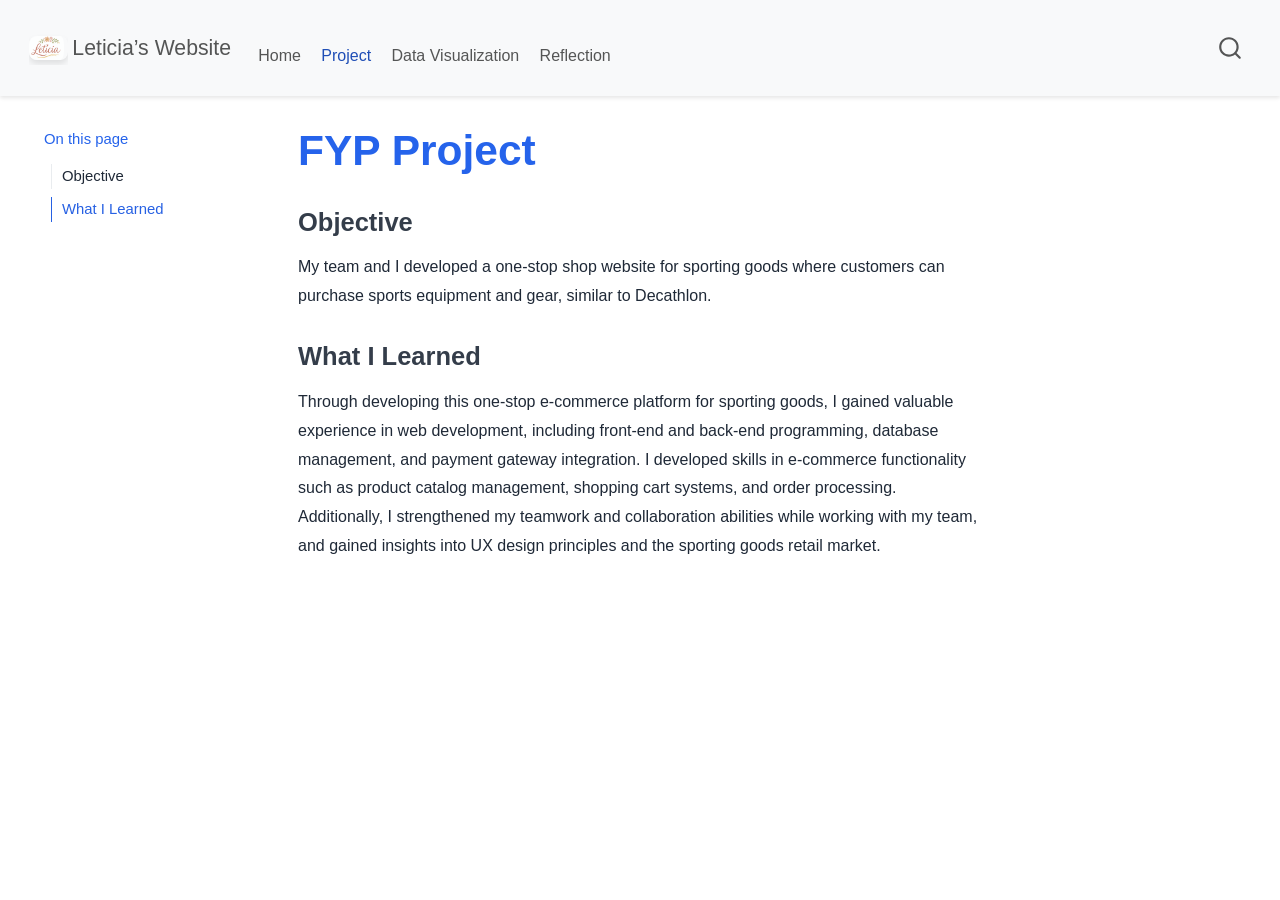
<file: docs/project.html>
<!DOCTYPE html>
<html xmlns="http://www.w3.org/1999/xhtml" lang="en" xml:lang="en"><head>

<meta charset="utf-8">
<meta name="generator" content="quarto-1.7.32">

<meta name="viewport" content="width=device-width, initial-scale=1.0, user-scalable=yes">


<title>FYP Project – Leticia’s Website</title>
<style>
code{white-space: pre-wrap;}
span.smallcaps{font-variant: small-caps;}
div.columns{display: flex; gap: min(4vw, 1.5em);}
div.column{flex: auto; overflow-x: auto;}
div.hanging-indent{margin-left: 1.5em; text-indent: -1.5em;}
ul.task-list{list-style: none;}
ul.task-list li input[type="checkbox"] {
  width: 0.8em;
  margin: 0 0.8em 0.2em -1em; /* quarto-specific, see https://github.com/quarto-dev/quarto-cli/issues/4556 */ 
  vertical-align: middle;
}
</style>


<script src="site_libs/quarto-nav/quarto-nav.js"></script>
<script src="site_libs/quarto-nav/headroom.min.js"></script>
<script src="site_libs/clipboard/clipboard.min.js"></script>
<script src="site_libs/quarto-search/autocomplete.umd.js"></script>
<script src="site_libs/quarto-search/fuse.min.js"></script>
<script src="site_libs/quarto-search/quarto-search.js"></script>
<meta name="quarto:offset" content="./">
<link href="./favicon.png" rel="icon" type="image/png">
<script src="site_libs/quarto-html/quarto.js" type="module"></script>
<script src="site_libs/quarto-html/tabsets/tabsets.js" type="module"></script>
<script src="site_libs/quarto-html/popper.min.js"></script>
<script src="site_libs/quarto-html/tippy.umd.min.js"></script>
<script src="site_libs/quarto-html/anchor.min.js"></script>
<link href="site_libs/quarto-html/tippy.css" rel="stylesheet">
<link href="site_libs/quarto-html/quarto-syntax-highlighting-37eea08aefeeee20ff55810ff984fec1.css" rel="stylesheet" id="quarto-text-highlighting-styles">
<script src="site_libs/bootstrap/bootstrap.min.js"></script>
<link href="site_libs/bootstrap/bootstrap-icons.css" rel="stylesheet">
<link href="site_libs/bootstrap/bootstrap-dfb324f25d9b1687192fa8be62ac8f9c.min.css" rel="stylesheet" append-hash="true" id="quarto-bootstrap" data-mode="light">
<script id="quarto-search-options" type="application/json">{
  "location": "navbar",
  "copy-button": false,
  "collapse-after": 3,
  "panel-placement": "end",
  "type": "overlay",
  "limit": 50,
  "keyboard-shortcut": [
    "f",
    "/",
    "s"
  ],
  "show-item-context": false,
  "language": {
    "search-no-results-text": "No results",
    "search-matching-documents-text": "matching documents",
    "search-copy-link-title": "Copy link to search",
    "search-hide-matches-text": "Hide additional matches",
    "search-more-match-text": "more match in this document",
    "search-more-matches-text": "more matches in this document",
    "search-clear-button-title": "Clear",
    "search-text-placeholder": "",
    "search-detached-cancel-button-title": "Cancel",
    "search-submit-button-title": "Submit",
    "search-label": "Search"
  }
}</script>


<link rel="stylesheet" href="styles.css">
</head>

<body class="floating nav-fixed quarto-light">

<div id="quarto-search-results"></div>
  <header id="quarto-header" class="headroom fixed-top">
    <nav class="navbar navbar-expand-lg " data-bs-theme="dark">
      <div class="navbar-container container-fluid">
      <div class="navbar-brand-container mx-auto">
    <a href="./index.html" class="navbar-brand navbar-brand-logo">
    <img src="./logo.png" alt="" class="navbar-logo">
    </a>
    <a class="navbar-brand" href="./index.html">
    <span class="navbar-title">Leticia’s Website</span>
    </a>
  </div>
            <div id="quarto-search" class="" title="Search"></div>
          <button class="navbar-toggler" type="button" data-bs-toggle="collapse" data-bs-target="#navbarCollapse" aria-controls="navbarCollapse" role="menu" aria-expanded="false" aria-label="Toggle navigation" onclick="if (window.quartoToggleHeadroom) { window.quartoToggleHeadroom(); }">
  <span class="navbar-toggler-icon"></span>
</button>
          <div class="collapse navbar-collapse" id="navbarCollapse">
            <ul class="navbar-nav navbar-nav-scroll me-auto">
  <li class="nav-item">
    <a class="nav-link" href="./index.html"> 
<span class="menu-text">Home</span></a>
  </li>  
  <li class="nav-item">
    <a class="nav-link active" href="./project.html" aria-current="page"> 
<span class="menu-text">Project</span></a>
  </li>  
  <li class="nav-item">
    <a class="nav-link" href="./dataviz.html"> 
<span class="menu-text">Data Visualization</span></a>
  </li>  
  <li class="nav-item">
    <a class="nav-link" href="./reflection.html"> 
<span class="menu-text">Reflection</span></a>
  </li>  
</ul>
          </div> <!-- /navcollapse -->
            <div class="quarto-navbar-tools">
</div>
      </div> <!-- /container-fluid -->
    </nav>
</header>
<!-- content -->
<div id="quarto-content" class="quarto-container page-columns page-rows-contents page-layout-article page-navbar">
<!-- sidebar -->
  <nav id="quarto-sidebar" class="sidebar collapse collapse-horizontal quarto-sidebar-collapse-item sidebar-navigation floating overflow-auto">
    <nav id="TOC" role="doc-toc" class="toc-active">
    <h2 id="toc-title">On this page</h2>
   
  <ul>
  <li><a href="#objective" id="toc-objective" class="nav-link active" data-scroll-target="#objective">Objective</a></li>
  <li><a href="#what-i-learned" id="toc-what-i-learned" class="nav-link" data-scroll-target="#what-i-learned">What I Learned</a></li>
  </ul>
</nav>
</nav>
<div id="quarto-sidebar-glass" class="quarto-sidebar-collapse-item" data-bs-toggle="collapse" data-bs-target=".quarto-sidebar-collapse-item"></div>
<!-- margin-sidebar -->
    <div id="quarto-margin-sidebar" class="sidebar margin-sidebar zindex-bottom">
    </div>
<!-- main -->
<main class="content" id="quarto-document-content">

<header id="title-block-header" class="quarto-title-block default">
<div class="quarto-title">
<h1 class="title">FYP Project</h1>
</div>



<div class="quarto-title-meta">

    
  
    
  </div>
  


</header>


<section id="objective" class="level3">
<h3 class="anchored" data-anchor-id="objective">Objective</h3>
<p>My team and I developed a one-stop shop website for sporting goods where customers can purchase sports equipment and gear, similar to Decathlon.</p>
</section>
<section id="what-i-learned" class="level3">
<h3 class="anchored" data-anchor-id="what-i-learned">What I Learned</h3>
<p>Through developing this one-stop e-commerce platform for sporting goods, I gained valuable experience in web development, including front-end and back-end programming, database management, and payment gateway integration. I developed skills in e-commerce functionality such as product catalog management, shopping cart systems, and order processing. Additionally, I strengthened my teamwork and collaboration abilities while working with my team, and gained insights into UX design principles and the sporting goods retail market.</p>


</section>

</main> <!-- /main -->
<script id="quarto-html-after-body" type="application/javascript">
  window.document.addEventListener("DOMContentLoaded", function (event) {
    const icon = "";
    const anchorJS = new window.AnchorJS();
    anchorJS.options = {
      placement: 'right',
      icon: icon
    };
    anchorJS.add('.anchored');
    const isCodeAnnotation = (el) => {
      for (const clz of el.classList) {
        if (clz.startsWith('code-annotation-')) {                     
          return true;
        }
      }
      return false;
    }
    const onCopySuccess = function(e) {
      // button target
      const button = e.trigger;
      // don't keep focus
      button.blur();
      // flash "checked"
      button.classList.add('code-copy-button-checked');
      var currentTitle = button.getAttribute("title");
      button.setAttribute("title", "Copied!");
      let tooltip;
      if (window.bootstrap) {
        button.setAttribute("data-bs-toggle", "tooltip");
        button.setAttribute("data-bs-placement", "left");
        button.setAttribute("data-bs-title", "Copied!");
        tooltip = new bootstrap.Tooltip(button, 
          { trigger: "manual", 
            customClass: "code-copy-button-tooltip",
            offset: [0, -8]});
        tooltip.show();    
      }
      setTimeout(function() {
        if (tooltip) {
          tooltip.hide();
          button.removeAttribute("data-bs-title");
          button.removeAttribute("data-bs-toggle");
          button.removeAttribute("data-bs-placement");
        }
        button.setAttribute("title", currentTitle);
        button.classList.remove('code-copy-button-checked');
      }, 1000);
      // clear code selection
      e.clearSelection();
    }
    const getTextToCopy = function(trigger) {
        const codeEl = trigger.previousElementSibling.cloneNode(true);
        for (const childEl of codeEl.children) {
          if (isCodeAnnotation(childEl)) {
            childEl.remove();
          }
        }
        return codeEl.innerText;
    }
    const clipboard = new window.ClipboardJS('.code-copy-button:not([data-in-quarto-modal])', {
      text: getTextToCopy
    });
    clipboard.on('success', onCopySuccess);
    if (window.document.getElementById('quarto-embedded-source-code-modal')) {
      const clipboardModal = new window.ClipboardJS('.code-copy-button[data-in-quarto-modal]', {
        text: getTextToCopy,
        container: window.document.getElementById('quarto-embedded-source-code-modal')
      });
      clipboardModal.on('success', onCopySuccess);
    }
      var localhostRegex = new RegExp(/^(?:http|https):\/\/localhost\:?[0-9]*\//);
      var mailtoRegex = new RegExp(/^mailto:/);
        var filterRegex = new RegExp('/' + window.location.host + '/');
      var isInternal = (href) => {
          return filterRegex.test(href) || localhostRegex.test(href) || mailtoRegex.test(href);
      }
      // Inspect non-navigation links and adorn them if external
     var links = window.document.querySelectorAll('a[href]:not(.nav-link):not(.navbar-brand):not(.toc-action):not(.sidebar-link):not(.sidebar-item-toggle):not(.pagination-link):not(.no-external):not([aria-hidden]):not(.dropdown-item):not(.quarto-navigation-tool):not(.about-link)');
      for (var i=0; i<links.length; i++) {
        const link = links[i];
        if (!isInternal(link.href)) {
          // undo the damage that might have been done by quarto-nav.js in the case of
          // links that we want to consider external
          if (link.dataset.originalHref !== undefined) {
            link.href = link.dataset.originalHref;
          }
        }
      }
    function tippyHover(el, contentFn, onTriggerFn, onUntriggerFn) {
      const config = {
        allowHTML: true,
        maxWidth: 500,
        delay: 100,
        arrow: false,
        appendTo: function(el) {
            return el.parentElement;
        },
        interactive: true,
        interactiveBorder: 10,
        theme: 'quarto',
        placement: 'bottom-start',
      };
      if (contentFn) {
        config.content = contentFn;
      }
      if (onTriggerFn) {
        config.onTrigger = onTriggerFn;
      }
      if (onUntriggerFn) {
        config.onUntrigger = onUntriggerFn;
      }
      window.tippy(el, config); 
    }
    const noterefs = window.document.querySelectorAll('a[role="doc-noteref"]');
    for (var i=0; i<noterefs.length; i++) {
      const ref = noterefs[i];
      tippyHover(ref, function() {
        // use id or data attribute instead here
        let href = ref.getAttribute('data-footnote-href') || ref.getAttribute('href');
        try { href = new URL(href).hash; } catch {}
        const id = href.replace(/^#\/?/, "");
        const note = window.document.getElementById(id);
        if (note) {
          return note.innerHTML;
        } else {
          return "";
        }
      });
    }
    const xrefs = window.document.querySelectorAll('a.quarto-xref');
    const processXRef = (id, note) => {
      // Strip column container classes
      const stripColumnClz = (el) => {
        el.classList.remove("page-full", "page-columns");
        if (el.children) {
          for (const child of el.children) {
            stripColumnClz(child);
          }
        }
      }
      stripColumnClz(note)
      if (id === null || id.startsWith('sec-')) {
        // Special case sections, only their first couple elements
        const container = document.createElement("div");
        if (note.children && note.children.length > 2) {
          container.appendChild(note.children[0].cloneNode(true));
          for (let i = 1; i < note.children.length; i++) {
            const child = note.children[i];
            if (child.tagName === "P" && child.innerText === "") {
              continue;
            } else {
              container.appendChild(child.cloneNode(true));
              break;
            }
          }
          if (window.Quarto?.typesetMath) {
            window.Quarto.typesetMath(container);
          }
          return container.innerHTML
        } else {
          if (window.Quarto?.typesetMath) {
            window.Quarto.typesetMath(note);
          }
          return note.innerHTML;
        }
      } else {
        // Remove any anchor links if they are present
        const anchorLink = note.querySelector('a.anchorjs-link');
        if (anchorLink) {
          anchorLink.remove();
        }
        if (window.Quarto?.typesetMath) {
          window.Quarto.typesetMath(note);
        }
        if (note.classList.contains("callout")) {
          return note.outerHTML;
        } else {
          return note.innerHTML;
        }
      }
    }
    for (var i=0; i<xrefs.length; i++) {
      const xref = xrefs[i];
      tippyHover(xref, undefined, function(instance) {
        instance.disable();
        let url = xref.getAttribute('href');
        let hash = undefined; 
        if (url.startsWith('#')) {
          hash = url;
        } else {
          try { hash = new URL(url).hash; } catch {}
        }
        if (hash) {
          const id = hash.replace(/^#\/?/, "");
          const note = window.document.getElementById(id);
          if (note !== null) {
            try {
              const html = processXRef(id, note.cloneNode(true));
              instance.setContent(html);
            } finally {
              instance.enable();
              instance.show();
            }
          } else {
            // See if we can fetch this
            fetch(url.split('#')[0])
            .then(res => res.text())
            .then(html => {
              const parser = new DOMParser();
              const htmlDoc = parser.parseFromString(html, "text/html");
              const note = htmlDoc.getElementById(id);
              if (note !== null) {
                const html = processXRef(id, note);
                instance.setContent(html);
              } 
            }).finally(() => {
              instance.enable();
              instance.show();
            });
          }
        } else {
          // See if we can fetch a full url (with no hash to target)
          // This is a special case and we should probably do some content thinning / targeting
          fetch(url)
          .then(res => res.text())
          .then(html => {
            const parser = new DOMParser();
            const htmlDoc = parser.parseFromString(html, "text/html");
            const note = htmlDoc.querySelector('main.content');
            if (note !== null) {
              // This should only happen for chapter cross references
              // (since there is no id in the URL)
              // remove the first header
              if (note.children.length > 0 && note.children[0].tagName === "HEADER") {
                note.children[0].remove();
              }
              const html = processXRef(null, note);
              instance.setContent(html);
            } 
          }).finally(() => {
            instance.enable();
            instance.show();
          });
        }
      }, function(instance) {
      });
    }
        let selectedAnnoteEl;
        const selectorForAnnotation = ( cell, annotation) => {
          let cellAttr = 'data-code-cell="' + cell + '"';
          let lineAttr = 'data-code-annotation="' +  annotation + '"';
          const selector = 'span[' + cellAttr + '][' + lineAttr + ']';
          return selector;
        }
        const selectCodeLines = (annoteEl) => {
          const doc = window.document;
          const targetCell = annoteEl.getAttribute("data-target-cell");
          const targetAnnotation = annoteEl.getAttribute("data-target-annotation");
          const annoteSpan = window.document.querySelector(selectorForAnnotation(targetCell, targetAnnotation));
          const lines = annoteSpan.getAttribute("data-code-lines").split(",");
          const lineIds = lines.map((line) => {
            return targetCell + "-" + line;
          })
          let top = null;
          let height = null;
          let parent = null;
          if (lineIds.length > 0) {
              //compute the position of the single el (top and bottom and make a div)
              const el = window.document.getElementById(lineIds[0]);
              top = el.offsetTop;
              height = el.offsetHeight;
              parent = el.parentElement.parentElement;
            if (lineIds.length > 1) {
              const lastEl = window.document.getElementById(lineIds[lineIds.length - 1]);
              const bottom = lastEl.offsetTop + lastEl.offsetHeight;
              height = bottom - top;
            }
            if (top !== null && height !== null && parent !== null) {
              // cook up a div (if necessary) and position it 
              let div = window.document.getElementById("code-annotation-line-highlight");
              if (div === null) {
                div = window.document.createElement("div");
                div.setAttribute("id", "code-annotation-line-highlight");
                div.style.position = 'absolute';
                parent.appendChild(div);
              }
              div.style.top = top - 2 + "px";
              div.style.height = height + 4 + "px";
              div.style.left = 0;
              let gutterDiv = window.document.getElementById("code-annotation-line-highlight-gutter");
              if (gutterDiv === null) {
                gutterDiv = window.document.createElement("div");
                gutterDiv.setAttribute("id", "code-annotation-line-highlight-gutter");
                gutterDiv.style.position = 'absolute';
                const codeCell = window.document.getElementById(targetCell);
                const gutter = codeCell.querySelector('.code-annotation-gutter');
                gutter.appendChild(gutterDiv);
              }
              gutterDiv.style.top = top - 2 + "px";
              gutterDiv.style.height = height + 4 + "px";
            }
            selectedAnnoteEl = annoteEl;
          }
        };
        const unselectCodeLines = () => {
          const elementsIds = ["code-annotation-line-highlight", "code-annotation-line-highlight-gutter"];
          elementsIds.forEach((elId) => {
            const div = window.document.getElementById(elId);
            if (div) {
              div.remove();
            }
          });
          selectedAnnoteEl = undefined;
        };
          // Handle positioning of the toggle
      window.addEventListener(
        "resize",
        throttle(() => {
          elRect = undefined;
          if (selectedAnnoteEl) {
            selectCodeLines(selectedAnnoteEl);
          }
        }, 10)
      );
      function throttle(fn, ms) {
      let throttle = false;
      let timer;
        return (...args) => {
          if(!throttle) { // first call gets through
              fn.apply(this, args);
              throttle = true;
          } else { // all the others get throttled
              if(timer) clearTimeout(timer); // cancel #2
              timer = setTimeout(() => {
                fn.apply(this, args);
                timer = throttle = false;
              }, ms);
          }
        };
      }
        // Attach click handler to the DT
        const annoteDls = window.document.querySelectorAll('dt[data-target-cell]');
        for (const annoteDlNode of annoteDls) {
          annoteDlNode.addEventListener('click', (event) => {
            const clickedEl = event.target;
            if (clickedEl !== selectedAnnoteEl) {
              unselectCodeLines();
              const activeEl = window.document.querySelector('dt[data-target-cell].code-annotation-active');
              if (activeEl) {
                activeEl.classList.remove('code-annotation-active');
              }
              selectCodeLines(clickedEl);
              clickedEl.classList.add('code-annotation-active');
            } else {
              // Unselect the line
              unselectCodeLines();
              clickedEl.classList.remove('code-annotation-active');
            }
          });
        }
    const findCites = (el) => {
      const parentEl = el.parentElement;
      if (parentEl) {
        const cites = parentEl.dataset.cites;
        if (cites) {
          return {
            el,
            cites: cites.split(' ')
          };
        } else {
          return findCites(el.parentElement)
        }
      } else {
        return undefined;
      }
    };
    var bibliorefs = window.document.querySelectorAll('a[role="doc-biblioref"]');
    for (var i=0; i<bibliorefs.length; i++) {
      const ref = bibliorefs[i];
      const citeInfo = findCites(ref);
      if (citeInfo) {
        tippyHover(citeInfo.el, function() {
          var popup = window.document.createElement('div');
          citeInfo.cites.forEach(function(cite) {
            var citeDiv = window.document.createElement('div');
            citeDiv.classList.add('hanging-indent');
            citeDiv.classList.add('csl-entry');
            var biblioDiv = window.document.getElementById('ref-' + cite);
            if (biblioDiv) {
              citeDiv.innerHTML = biblioDiv.innerHTML;
            }
            popup.appendChild(citeDiv);
          });
          return popup.innerHTML;
        });
      }
    }
  });
  </script>
</div> <!-- /content -->




</body></html>
</file>
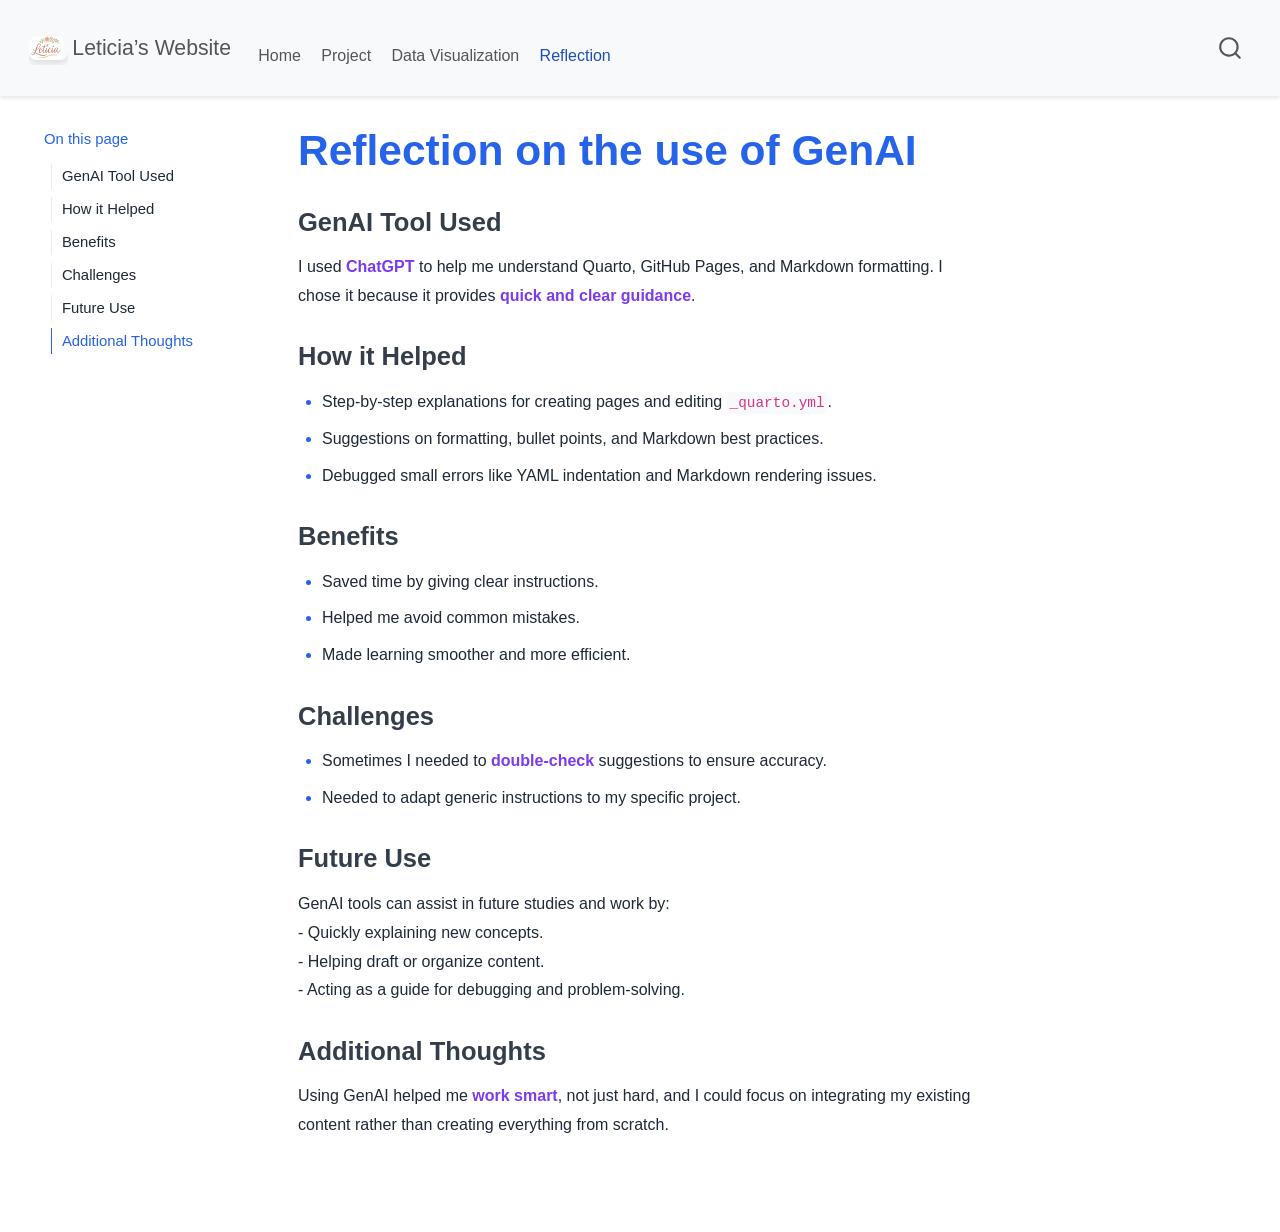
<file: docs/reflection.html>
<!DOCTYPE html>
<html xmlns="http://www.w3.org/1999/xhtml" lang="en" xml:lang="en"><head>

<meta charset="utf-8">
<meta name="generator" content="quarto-1.7.32">

<meta name="viewport" content="width=device-width, initial-scale=1.0, user-scalable=yes">


<title>Reflection on the use of GenAI – Leticia’s Website</title>
<style>
code{white-space: pre-wrap;}
span.smallcaps{font-variant: small-caps;}
div.columns{display: flex; gap: min(4vw, 1.5em);}
div.column{flex: auto; overflow-x: auto;}
div.hanging-indent{margin-left: 1.5em; text-indent: -1.5em;}
ul.task-list{list-style: none;}
ul.task-list li input[type="checkbox"] {
  width: 0.8em;
  margin: 0 0.8em 0.2em -1em; /* quarto-specific, see https://github.com/quarto-dev/quarto-cli/issues/4556 */ 
  vertical-align: middle;
}
</style>


<script src="site_libs/quarto-nav/quarto-nav.js"></script>
<script src="site_libs/quarto-nav/headroom.min.js"></script>
<script src="site_libs/clipboard/clipboard.min.js"></script>
<script src="site_libs/quarto-search/autocomplete.umd.js"></script>
<script src="site_libs/quarto-search/fuse.min.js"></script>
<script src="site_libs/quarto-search/quarto-search.js"></script>
<meta name="quarto:offset" content="./">
<link href="./favicon.png" rel="icon" type="image/png">
<script src="site_libs/quarto-html/quarto.js" type="module"></script>
<script src="site_libs/quarto-html/tabsets/tabsets.js" type="module"></script>
<script src="site_libs/quarto-html/popper.min.js"></script>
<script src="site_libs/quarto-html/tippy.umd.min.js"></script>
<script src="site_libs/quarto-html/anchor.min.js"></script>
<link href="site_libs/quarto-html/tippy.css" rel="stylesheet">
<link href="site_libs/quarto-html/quarto-syntax-highlighting-37eea08aefeeee20ff55810ff984fec1.css" rel="stylesheet" id="quarto-text-highlighting-styles">
<script src="site_libs/bootstrap/bootstrap.min.js"></script>
<link href="site_libs/bootstrap/bootstrap-icons.css" rel="stylesheet">
<link href="site_libs/bootstrap/bootstrap-dfb324f25d9b1687192fa8be62ac8f9c.min.css" rel="stylesheet" append-hash="true" id="quarto-bootstrap" data-mode="light">
<script id="quarto-search-options" type="application/json">{
  "location": "navbar",
  "copy-button": false,
  "collapse-after": 3,
  "panel-placement": "end",
  "type": "overlay",
  "limit": 50,
  "keyboard-shortcut": [
    "f",
    "/",
    "s"
  ],
  "show-item-context": false,
  "language": {
    "search-no-results-text": "No results",
    "search-matching-documents-text": "matching documents",
    "search-copy-link-title": "Copy link to search",
    "search-hide-matches-text": "Hide additional matches",
    "search-more-match-text": "more match in this document",
    "search-more-matches-text": "more matches in this document",
    "search-clear-button-title": "Clear",
    "search-text-placeholder": "",
    "search-detached-cancel-button-title": "Cancel",
    "search-submit-button-title": "Submit",
    "search-label": "Search"
  }
}</script>


<link rel="stylesheet" href="styles.css">
</head>

<body class="floating nav-fixed quarto-light">

<div id="quarto-search-results"></div>
  <header id="quarto-header" class="headroom fixed-top">
    <nav class="navbar navbar-expand-lg " data-bs-theme="dark">
      <div class="navbar-container container-fluid">
      <div class="navbar-brand-container mx-auto">
    <a href="./index.html" class="navbar-brand navbar-brand-logo">
    <img src="./logo.png" alt="" class="navbar-logo">
    </a>
    <a class="navbar-brand" href="./index.html">
    <span class="navbar-title">Leticia’s Website</span>
    </a>
  </div>
            <div id="quarto-search" class="" title="Search"></div>
          <button class="navbar-toggler" type="button" data-bs-toggle="collapse" data-bs-target="#navbarCollapse" aria-controls="navbarCollapse" role="menu" aria-expanded="false" aria-label="Toggle navigation" onclick="if (window.quartoToggleHeadroom) { window.quartoToggleHeadroom(); }">
  <span class="navbar-toggler-icon"></span>
</button>
          <div class="collapse navbar-collapse" id="navbarCollapse">
            <ul class="navbar-nav navbar-nav-scroll me-auto">
  <li class="nav-item">
    <a class="nav-link" href="./index.html"> 
<span class="menu-text">Home</span></a>
  </li>  
  <li class="nav-item">
    <a class="nav-link" href="./project.html"> 
<span class="menu-text">Project</span></a>
  </li>  
  <li class="nav-item">
    <a class="nav-link" href="./dataviz.html"> 
<span class="menu-text">Data Visualization</span></a>
  </li>  
  <li class="nav-item">
    <a class="nav-link active" href="./reflection.html" aria-current="page"> 
<span class="menu-text">Reflection</span></a>
  </li>  
</ul>
          </div> <!-- /navcollapse -->
            <div class="quarto-navbar-tools">
</div>
      </div> <!-- /container-fluid -->
    </nav>
</header>
<!-- content -->
<div id="quarto-content" class="quarto-container page-columns page-rows-contents page-layout-article page-navbar">
<!-- sidebar -->
  <nav id="quarto-sidebar" class="sidebar collapse collapse-horizontal quarto-sidebar-collapse-item sidebar-navigation floating overflow-auto">
    <nav id="TOC" role="doc-toc" class="toc-active">
    <h2 id="toc-title">On this page</h2>
   
  <ul>
  <li><a href="#genai-tool-used" id="toc-genai-tool-used" class="nav-link active" data-scroll-target="#genai-tool-used">GenAI Tool Used</a></li>
  <li><a href="#how-it-helped" id="toc-how-it-helped" class="nav-link" data-scroll-target="#how-it-helped">How it Helped</a></li>
  <li><a href="#benefits" id="toc-benefits" class="nav-link" data-scroll-target="#benefits">Benefits</a></li>
  <li><a href="#challenges" id="toc-challenges" class="nav-link" data-scroll-target="#challenges">Challenges</a></li>
  <li><a href="#future-use" id="toc-future-use" class="nav-link" data-scroll-target="#future-use">Future Use</a></li>
  <li><a href="#additional-thoughts" id="toc-additional-thoughts" class="nav-link" data-scroll-target="#additional-thoughts">Additional Thoughts</a></li>
  </ul>
</nav>
</nav>
<div id="quarto-sidebar-glass" class="quarto-sidebar-collapse-item" data-bs-toggle="collapse" data-bs-target=".quarto-sidebar-collapse-item"></div>
<!-- margin-sidebar -->
    <div id="quarto-margin-sidebar" class="sidebar margin-sidebar zindex-bottom">
    </div>
<!-- main -->
<main class="content" id="quarto-document-content">

<header id="title-block-header" class="quarto-title-block default">
<div class="quarto-title">
<h1 class="title">Reflection on the use of GenAI</h1>
</div>



<div class="quarto-title-meta">

    
  
    
  </div>
  


</header>


<section id="genai-tool-used" class="level3">
<h3 class="anchored" data-anchor-id="genai-tool-used">GenAI Tool Used</h3>
<p>I used <strong>ChatGPT</strong> to help me understand Quarto, GitHub Pages, and Markdown formatting. I chose it because it provides <strong>quick and clear guidance</strong>.</p>
</section>
<section id="how-it-helped" class="level3">
<h3 class="anchored" data-anchor-id="how-it-helped">How it Helped</h3>
<ul>
<li>Step-by-step explanations for creating pages and editing <code>_quarto.yml</code>.<br>
</li>
<li>Suggestions on formatting, bullet points, and Markdown best practices.<br>
</li>
<li>Debugged small errors like YAML indentation and Markdown rendering issues.</li>
</ul>
</section>
<section id="benefits" class="level3">
<h3 class="anchored" data-anchor-id="benefits">Benefits</h3>
<ul>
<li>Saved time by giving clear instructions.<br>
</li>
<li>Helped me avoid common mistakes.<br>
</li>
<li>Made learning smoother and more efficient.</li>
</ul>
</section>
<section id="challenges" class="level3">
<h3 class="anchored" data-anchor-id="challenges">Challenges</h3>
<ul>
<li>Sometimes I needed to <strong>double-check</strong> suggestions to ensure accuracy.<br>
</li>
<li>Needed to adapt generic instructions to my specific project.</li>
</ul>
</section>
<section id="future-use" class="level3">
<h3 class="anchored" data-anchor-id="future-use">Future Use</h3>
<p>GenAI tools can assist in future studies and work by:<br>
- Quickly explaining new concepts.<br>
- Helping draft or organize content.<br>
- Acting as a guide for debugging and problem-solving.</p>
</section>
<section id="additional-thoughts" class="level3">
<h3 class="anchored" data-anchor-id="additional-thoughts">Additional Thoughts</h3>
<p>Using GenAI helped me <strong>work smart</strong>, not just hard, and I could focus on integrating my existing content rather than creating everything from scratch.</p>


</section>

</main> <!-- /main -->
<script id="quarto-html-after-body" type="application/javascript">
  window.document.addEventListener("DOMContentLoaded", function (event) {
    const icon = "";
    const anchorJS = new window.AnchorJS();
    anchorJS.options = {
      placement: 'right',
      icon: icon
    };
    anchorJS.add('.anchored');
    const isCodeAnnotation = (el) => {
      for (const clz of el.classList) {
        if (clz.startsWith('code-annotation-')) {                     
          return true;
        }
      }
      return false;
    }
    const onCopySuccess = function(e) {
      // button target
      const button = e.trigger;
      // don't keep focus
      button.blur();
      // flash "checked"
      button.classList.add('code-copy-button-checked');
      var currentTitle = button.getAttribute("title");
      button.setAttribute("title", "Copied!");
      let tooltip;
      if (window.bootstrap) {
        button.setAttribute("data-bs-toggle", "tooltip");
        button.setAttribute("data-bs-placement", "left");
        button.setAttribute("data-bs-title", "Copied!");
        tooltip = new bootstrap.Tooltip(button, 
          { trigger: "manual", 
            customClass: "code-copy-button-tooltip",
            offset: [0, -8]});
        tooltip.show();    
      }
      setTimeout(function() {
        if (tooltip) {
          tooltip.hide();
          button.removeAttribute("data-bs-title");
          button.removeAttribute("data-bs-toggle");
          button.removeAttribute("data-bs-placement");
        }
        button.setAttribute("title", currentTitle);
        button.classList.remove('code-copy-button-checked');
      }, 1000);
      // clear code selection
      e.clearSelection();
    }
    const getTextToCopy = function(trigger) {
        const codeEl = trigger.previousElementSibling.cloneNode(true);
        for (const childEl of codeEl.children) {
          if (isCodeAnnotation(childEl)) {
            childEl.remove();
          }
        }
        return codeEl.innerText;
    }
    const clipboard = new window.ClipboardJS('.code-copy-button:not([data-in-quarto-modal])', {
      text: getTextToCopy
    });
    clipboard.on('success', onCopySuccess);
    if (window.document.getElementById('quarto-embedded-source-code-modal')) {
      const clipboardModal = new window.ClipboardJS('.code-copy-button[data-in-quarto-modal]', {
        text: getTextToCopy,
        container: window.document.getElementById('quarto-embedded-source-code-modal')
      });
      clipboardModal.on('success', onCopySuccess);
    }
      var localhostRegex = new RegExp(/^(?:http|https):\/\/localhost\:?[0-9]*\//);
      var mailtoRegex = new RegExp(/^mailto:/);
        var filterRegex = new RegExp('/' + window.location.host + '/');
      var isInternal = (href) => {
          return filterRegex.test(href) || localhostRegex.test(href) || mailtoRegex.test(href);
      }
      // Inspect non-navigation links and adorn them if external
     var links = window.document.querySelectorAll('a[href]:not(.nav-link):not(.navbar-brand):not(.toc-action):not(.sidebar-link):not(.sidebar-item-toggle):not(.pagination-link):not(.no-external):not([aria-hidden]):not(.dropdown-item):not(.quarto-navigation-tool):not(.about-link)');
      for (var i=0; i<links.length; i++) {
        const link = links[i];
        if (!isInternal(link.href)) {
          // undo the damage that might have been done by quarto-nav.js in the case of
          // links that we want to consider external
          if (link.dataset.originalHref !== undefined) {
            link.href = link.dataset.originalHref;
          }
        }
      }
    function tippyHover(el, contentFn, onTriggerFn, onUntriggerFn) {
      const config = {
        allowHTML: true,
        maxWidth: 500,
        delay: 100,
        arrow: false,
        appendTo: function(el) {
            return el.parentElement;
        },
        interactive: true,
        interactiveBorder: 10,
        theme: 'quarto',
        placement: 'bottom-start',
      };
      if (contentFn) {
        config.content = contentFn;
      }
      if (onTriggerFn) {
        config.onTrigger = onTriggerFn;
      }
      if (onUntriggerFn) {
        config.onUntrigger = onUntriggerFn;
      }
      window.tippy(el, config); 
    }
    const noterefs = window.document.querySelectorAll('a[role="doc-noteref"]');
    for (var i=0; i<noterefs.length; i++) {
      const ref = noterefs[i];
      tippyHover(ref, function() {
        // use id or data attribute instead here
        let href = ref.getAttribute('data-footnote-href') || ref.getAttribute('href');
        try { href = new URL(href).hash; } catch {}
        const id = href.replace(/^#\/?/, "");
        const note = window.document.getElementById(id);
        if (note) {
          return note.innerHTML;
        } else {
          return "";
        }
      });
    }
    const xrefs = window.document.querySelectorAll('a.quarto-xref');
    const processXRef = (id, note) => {
      // Strip column container classes
      const stripColumnClz = (el) => {
        el.classList.remove("page-full", "page-columns");
        if (el.children) {
          for (const child of el.children) {
            stripColumnClz(child);
          }
        }
      }
      stripColumnClz(note)
      if (id === null || id.startsWith('sec-')) {
        // Special case sections, only their first couple elements
        const container = document.createElement("div");
        if (note.children && note.children.length > 2) {
          container.appendChild(note.children[0].cloneNode(true));
          for (let i = 1; i < note.children.length; i++) {
            const child = note.children[i];
            if (child.tagName === "P" && child.innerText === "") {
              continue;
            } else {
              container.appendChild(child.cloneNode(true));
              break;
            }
          }
          if (window.Quarto?.typesetMath) {
            window.Quarto.typesetMath(container);
          }
          return container.innerHTML
        } else {
          if (window.Quarto?.typesetMath) {
            window.Quarto.typesetMath(note);
          }
          return note.innerHTML;
        }
      } else {
        // Remove any anchor links if they are present
        const anchorLink = note.querySelector('a.anchorjs-link');
        if (anchorLink) {
          anchorLink.remove();
        }
        if (window.Quarto?.typesetMath) {
          window.Quarto.typesetMath(note);
        }
        if (note.classList.contains("callout")) {
          return note.outerHTML;
        } else {
          return note.innerHTML;
        }
      }
    }
    for (var i=0; i<xrefs.length; i++) {
      const xref = xrefs[i];
      tippyHover(xref, undefined, function(instance) {
        instance.disable();
        let url = xref.getAttribute('href');
        let hash = undefined; 
        if (url.startsWith('#')) {
          hash = url;
        } else {
          try { hash = new URL(url).hash; } catch {}
        }
        if (hash) {
          const id = hash.replace(/^#\/?/, "");
          const note = window.document.getElementById(id);
          if (note !== null) {
            try {
              const html = processXRef(id, note.cloneNode(true));
              instance.setContent(html);
            } finally {
              instance.enable();
              instance.show();
            }
          } else {
            // See if we can fetch this
            fetch(url.split('#')[0])
            .then(res => res.text())
            .then(html => {
              const parser = new DOMParser();
              const htmlDoc = parser.parseFromString(html, "text/html");
              const note = htmlDoc.getElementById(id);
              if (note !== null) {
                const html = processXRef(id, note);
                instance.setContent(html);
              } 
            }).finally(() => {
              instance.enable();
              instance.show();
            });
          }
        } else {
          // See if we can fetch a full url (with no hash to target)
          // This is a special case and we should probably do some content thinning / targeting
          fetch(url)
          .then(res => res.text())
          .then(html => {
            const parser = new DOMParser();
            const htmlDoc = parser.parseFromString(html, "text/html");
            const note = htmlDoc.querySelector('main.content');
            if (note !== null) {
              // This should only happen for chapter cross references
              // (since there is no id in the URL)
              // remove the first header
              if (note.children.length > 0 && note.children[0].tagName === "HEADER") {
                note.children[0].remove();
              }
              const html = processXRef(null, note);
              instance.setContent(html);
            } 
          }).finally(() => {
            instance.enable();
            instance.show();
          });
        }
      }, function(instance) {
      });
    }
        let selectedAnnoteEl;
        const selectorForAnnotation = ( cell, annotation) => {
          let cellAttr = 'data-code-cell="' + cell + '"';
          let lineAttr = 'data-code-annotation="' +  annotation + '"';
          const selector = 'span[' + cellAttr + '][' + lineAttr + ']';
          return selector;
        }
        const selectCodeLines = (annoteEl) => {
          const doc = window.document;
          const targetCell = annoteEl.getAttribute("data-target-cell");
          const targetAnnotation = annoteEl.getAttribute("data-target-annotation");
          const annoteSpan = window.document.querySelector(selectorForAnnotation(targetCell, targetAnnotation));
          const lines = annoteSpan.getAttribute("data-code-lines").split(",");
          const lineIds = lines.map((line) => {
            return targetCell + "-" + line;
          })
          let top = null;
          let height = null;
          let parent = null;
          if (lineIds.length > 0) {
              //compute the position of the single el (top and bottom and make a div)
              const el = window.document.getElementById(lineIds[0]);
              top = el.offsetTop;
              height = el.offsetHeight;
              parent = el.parentElement.parentElement;
            if (lineIds.length > 1) {
              const lastEl = window.document.getElementById(lineIds[lineIds.length - 1]);
              const bottom = lastEl.offsetTop + lastEl.offsetHeight;
              height = bottom - top;
            }
            if (top !== null && height !== null && parent !== null) {
              // cook up a div (if necessary) and position it 
              let div = window.document.getElementById("code-annotation-line-highlight");
              if (div === null) {
                div = window.document.createElement("div");
                div.setAttribute("id", "code-annotation-line-highlight");
                div.style.position = 'absolute';
                parent.appendChild(div);
              }
              div.style.top = top - 2 + "px";
              div.style.height = height + 4 + "px";
              div.style.left = 0;
              let gutterDiv = window.document.getElementById("code-annotation-line-highlight-gutter");
              if (gutterDiv === null) {
                gutterDiv = window.document.createElement("div");
                gutterDiv.setAttribute("id", "code-annotation-line-highlight-gutter");
                gutterDiv.style.position = 'absolute';
                const codeCell = window.document.getElementById(targetCell);
                const gutter = codeCell.querySelector('.code-annotation-gutter');
                gutter.appendChild(gutterDiv);
              }
              gutterDiv.style.top = top - 2 + "px";
              gutterDiv.style.height = height + 4 + "px";
            }
            selectedAnnoteEl = annoteEl;
          }
        };
        const unselectCodeLines = () => {
          const elementsIds = ["code-annotation-line-highlight", "code-annotation-line-highlight-gutter"];
          elementsIds.forEach((elId) => {
            const div = window.document.getElementById(elId);
            if (div) {
              div.remove();
            }
          });
          selectedAnnoteEl = undefined;
        };
          // Handle positioning of the toggle
      window.addEventListener(
        "resize",
        throttle(() => {
          elRect = undefined;
          if (selectedAnnoteEl) {
            selectCodeLines(selectedAnnoteEl);
          }
        }, 10)
      );
      function throttle(fn, ms) {
      let throttle = false;
      let timer;
        return (...args) => {
          if(!throttle) { // first call gets through
              fn.apply(this, args);
              throttle = true;
          } else { // all the others get throttled
              if(timer) clearTimeout(timer); // cancel #2
              timer = setTimeout(() => {
                fn.apply(this, args);
                timer = throttle = false;
              }, ms);
          }
        };
      }
        // Attach click handler to the DT
        const annoteDls = window.document.querySelectorAll('dt[data-target-cell]');
        for (const annoteDlNode of annoteDls) {
          annoteDlNode.addEventListener('click', (event) => {
            const clickedEl = event.target;
            if (clickedEl !== selectedAnnoteEl) {
              unselectCodeLines();
              const activeEl = window.document.querySelector('dt[data-target-cell].code-annotation-active');
              if (activeEl) {
                activeEl.classList.remove('code-annotation-active');
              }
              selectCodeLines(clickedEl);
              clickedEl.classList.add('code-annotation-active');
            } else {
              // Unselect the line
              unselectCodeLines();
              clickedEl.classList.remove('code-annotation-active');
            }
          });
        }
    const findCites = (el) => {
      const parentEl = el.parentElement;
      if (parentEl) {
        const cites = parentEl.dataset.cites;
        if (cites) {
          return {
            el,
            cites: cites.split(' ')
          };
        } else {
          return findCites(el.parentElement)
        }
      } else {
        return undefined;
      }
    };
    var bibliorefs = window.document.querySelectorAll('a[role="doc-biblioref"]');
    for (var i=0; i<bibliorefs.length; i++) {
      const ref = bibliorefs[i];
      const citeInfo = findCites(ref);
      if (citeInfo) {
        tippyHover(citeInfo.el, function() {
          var popup = window.document.createElement('div');
          citeInfo.cites.forEach(function(cite) {
            var citeDiv = window.document.createElement('div');
            citeDiv.classList.add('hanging-indent');
            citeDiv.classList.add('csl-entry');
            var biblioDiv = window.document.getElementById('ref-' + cite);
            if (biblioDiv) {
              citeDiv.innerHTML = biblioDiv.innerHTML;
            }
            popup.appendChild(citeDiv);
          });
          return popup.innerHTML;
        });
      }
    }
  });
  </script>
</div> <!-- /content -->




</body></html>
</file>
<file: docs/site_libs/quarto-html/tippy.css>
.tippy-box[data-animation=fade][data-state=hidden]{opacity:0}[data-tippy-root]{max-width:calc(100vw - 10px)}.tippy-box{position:relative;background-color:#333;color:#fff;border-radius:4px;font-size:14px;line-height:1.4;white-space:normal;outline:0;transition-property:transform,visibility,opacity}.tippy-box[data-placement^=top]>.tippy-arrow{bottom:0}.tippy-box[data-placement^=top]>.tippy-arrow:before{bottom:-7px;left:0;border-width:8px 8px 0;border-top-color:initial;transform-origin:center top}.tippy-box[data-placement^=bottom]>.tippy-arrow{top:0}.tippy-box[data-placement^=bottom]>.tippy-arrow:before{top:-7px;left:0;border-width:0 8px 8px;border-bottom-color:initial;transform-origin:center bottom}.tippy-box[data-placement^=left]>.tippy-arrow{right:0}.tippy-box[data-placement^=left]>.tippy-arrow:before{border-width:8px 0 8px 8px;border-left-color:initial;right:-7px;transform-origin:center left}.tippy-box[data-placement^=right]>.tippy-arrow{left:0}.tippy-box[data-placement^=right]>.tippy-arrow:before{left:-7px;border-width:8px 8px 8px 0;border-right-color:initial;transform-origin:center right}.tippy-box[data-inertia][data-state=visible]{transition-timing-function:cubic-bezier(.54,1.5,.38,1.11)}.tippy-arrow{width:16px;height:16px;color:#333}.tippy-arrow:before{content:"";position:absolute;border-color:transparent;border-style:solid}.tippy-content{position:relative;padding:5px 9px;z-index:1}
</file>
<file: docs/site_libs/quarto-html/quarto-syntax-highlighting-37eea08aefeeee20ff55810ff984fec1.css>
/* quarto syntax highlight colors */
:root {
  --quarto-hl-ot-color: #003B4F;
  --quarto-hl-at-color: #657422;
  --quarto-hl-ss-color: #20794D;
  --quarto-hl-an-color: #5E5E5E;
  --quarto-hl-fu-color: #4758AB;
  --quarto-hl-st-color: #20794D;
  --quarto-hl-cf-color: #003B4F;
  --quarto-hl-op-color: #5E5E5E;
  --quarto-hl-er-color: #AD0000;
  --quarto-hl-bn-color: #AD0000;
  --quarto-hl-al-color: #AD0000;
  --quarto-hl-va-color: #111111;
  --quarto-hl-bu-color: inherit;
  --quarto-hl-ex-color: inherit;
  --quarto-hl-pp-color: #AD0000;
  --quarto-hl-in-color: #5E5E5E;
  --quarto-hl-vs-color: #20794D;
  --quarto-hl-wa-color: #5E5E5E;
  --quarto-hl-do-color: #5E5E5E;
  --quarto-hl-im-color: #00769E;
  --quarto-hl-ch-color: #20794D;
  --quarto-hl-dt-color: #AD0000;
  --quarto-hl-fl-color: #AD0000;
  --quarto-hl-co-color: #5E5E5E;
  --quarto-hl-cv-color: #5E5E5E;
  --quarto-hl-cn-color: #8f5902;
  --quarto-hl-sc-color: #5E5E5E;
  --quarto-hl-dv-color: #AD0000;
  --quarto-hl-kw-color: #003B4F;
}

/* other quarto variables */
:root {
  --quarto-font-monospace: SFMono-Regular, Menlo, Monaco, Consolas, "Liberation Mono", "Courier New", monospace;
}

/* syntax highlight based on Pandoc's rules */
pre > code.sourceCode > span {
  color: #003B4F;
}

code.sourceCode > span {
  color: #003B4F;
}

div.sourceCode,
div.sourceCode pre.sourceCode {
  color: #003B4F;
}

/* Normal */
code span {
  color: #003B4F;
}

/* Alert */
code span.al {
  color: #AD0000;
  font-style: inherit;
}

/* Annotation */
code span.an {
  color: #5E5E5E;
  font-style: inherit;
}

/* Attribute */
code span.at {
  color: #657422;
  font-style: inherit;
}

/* BaseN */
code span.bn {
  color: #AD0000;
  font-style: inherit;
}

/* BuiltIn */
code span.bu {
  font-style: inherit;
}

/* ControlFlow */
code span.cf {
  color: #003B4F;
  font-weight: bold;
  font-style: inherit;
}

/* Char */
code span.ch {
  color: #20794D;
  font-style: inherit;
}

/* Constant */
code span.cn {
  color: #8f5902;
  font-style: inherit;
}

/* Comment */
code span.co {
  color: #5E5E5E;
  font-style: inherit;
}

/* CommentVar */
code span.cv {
  color: #5E5E5E;
  font-style: italic;
}

/* Documentation */
code span.do {
  color: #5E5E5E;
  font-style: italic;
}

/* DataType */
code span.dt {
  color: #AD0000;
  font-style: inherit;
}

/* DecVal */
code span.dv {
  color: #AD0000;
  font-style: inherit;
}

/* Error */
code span.er {
  color: #AD0000;
  font-style: inherit;
}

/* Extension */
code span.ex {
  font-style: inherit;
}

/* Float */
code span.fl {
  color: #AD0000;
  font-style: inherit;
}

/* Function */
code span.fu {
  color: #4758AB;
  font-style: inherit;
}

/* Import */
code span.im {
  color: #00769E;
  font-style: inherit;
}

/* Information */
code span.in {
  color: #5E5E5E;
  font-style: inherit;
}

/* Keyword */
code span.kw {
  color: #003B4F;
  font-weight: bold;
  font-style: inherit;
}

/* Operator */
code span.op {
  color: #5E5E5E;
  font-style: inherit;
}

/* Other */
code span.ot {
  color: #003B4F;
  font-style: inherit;
}

/* Preprocessor */
code span.pp {
  color: #AD0000;
  font-style: inherit;
}

/* SpecialChar */
code span.sc {
  color: #5E5E5E;
  font-style: inherit;
}

/* SpecialString */
code span.ss {
  color: #20794D;
  font-style: inherit;
}

/* String */
code span.st {
  color: #20794D;
  font-style: inherit;
}

/* Variable */
code span.va {
  color: #111111;
  font-style: inherit;
}

/* VerbatimString */
code span.vs {
  color: #20794D;
  font-style: inherit;
}

/* Warning */
code span.wa {
  color: #5E5E5E;
  font-style: italic;
}

.prevent-inlining {
  content: "</";
}

/*# sourceMappingURL=27d3d809615f7771493d095567f04340.css.map */
</file>
<file: docs/styles.css>
/* Enhanced CSS styles for Quarto website */

/* Color palette */
:root {
  --primary-color: #2563eb;
  --secondary-color: #7c3aed;
  --accent-color: #06b6d4;
  --text-dark: #1f2937;
  --text-light: #6b7280;
  --bg-light: #f9fafb;
  --border-color: #e5e7eb;
}

/* Body and typography */
body {
  font-family: 'Segoe UI', Tahoma, Geneva, Verdana, sans-serif;
  font-size: 16px;
  line-height: 1.6;
  color: var(--text-dark);
  background-color: #ffffff;
}

/* Paragraphs */
p {
  margin: 1em 0;
  line-height: 1.8;
  color: var(--text-dark);
}

/* Headings - Consistent across all pages */
h1 {
  font-size: 2.5rem;
  font-weight: 700;
  color: var(--primary-color);
  margin-top: 1.5em;
  margin-bottom: 0.5em;
}

h2 {
  font-size: 2rem;
  font-weight: 600;
  color: var(--primary-color);
  margin-top: 1.5em;
  margin-bottom: 0.5em;
}

h3 {
  font-size: 1.5rem;
  font-weight: 600;
  color: var(--text-dark);
  margin-top: 1.2em;
  margin-bottom: 0.4em;
}

h4 {
  font-size: 1.25rem;
  font-weight: 600;
  color: var(--text-dark);
  margin-top: 1em;
  margin-bottom: 0.3em;
}

/* Lists */
ul, ol {
  margin: 1em 0;
  padding-left: 1.5em;
}

li {
  margin: 0.5em 0;
  line-height: 1.8;
}

ul li::marker {
  color: var(--primary-color);
}

/* Links */
a {
  color: var(--primary-color);
  text-decoration: none;
  transition: color 0.3s ease;
}

a:hover {
  color: var(--accent-color);
  text-decoration: underline;
}

/* Code blocks */
code {
  background-color: var(--bg-light);
  padding: 0.2em 0.4em;
  border-radius: 4px;
  font-family: 'Courier New', monospace;
  font-size: 0.9em;
  color: #d63384;
}

pre {
  background-color: var(--bg-light);
  padding: 1em;
  border-radius: 8px;
  border-left: 4px solid var(--primary-color);
  overflow-x: auto;
}

/* Images */
img {
  max-width: 100%;
  height: auto;
  border-radius: 8px;
  box-shadow: 0 4px 6px rgba(0, 0, 0, 0.1);
}


/* Strong/Bold text */
strong {
  color: var(--secondary-color);
  font-weight: 600;
}

/* Blockquotes */
blockquote {
  border-left: 4px solid var(--accent-color);
  padding-left: 1.5em;
  margin: 1.5em 0;
  font-style: italic;
  color: var(--text-light);
}

/* Navigation improvements (if using default Quarto nav) */
.navbar {
  box-shadow: 0 2px 4px rgba(0, 0, 0, 0.1);
}

/* Responsive design */
@media (max-width: 768px) {
  h1 {
    font-size: 2rem;
  }
  
  h2 {
    font-size: 1.5rem;
  }
  
  h3 {
    font-size: 1.25rem;
  }
  
  body {
    font-size: 15px;
  }
}
</file>
